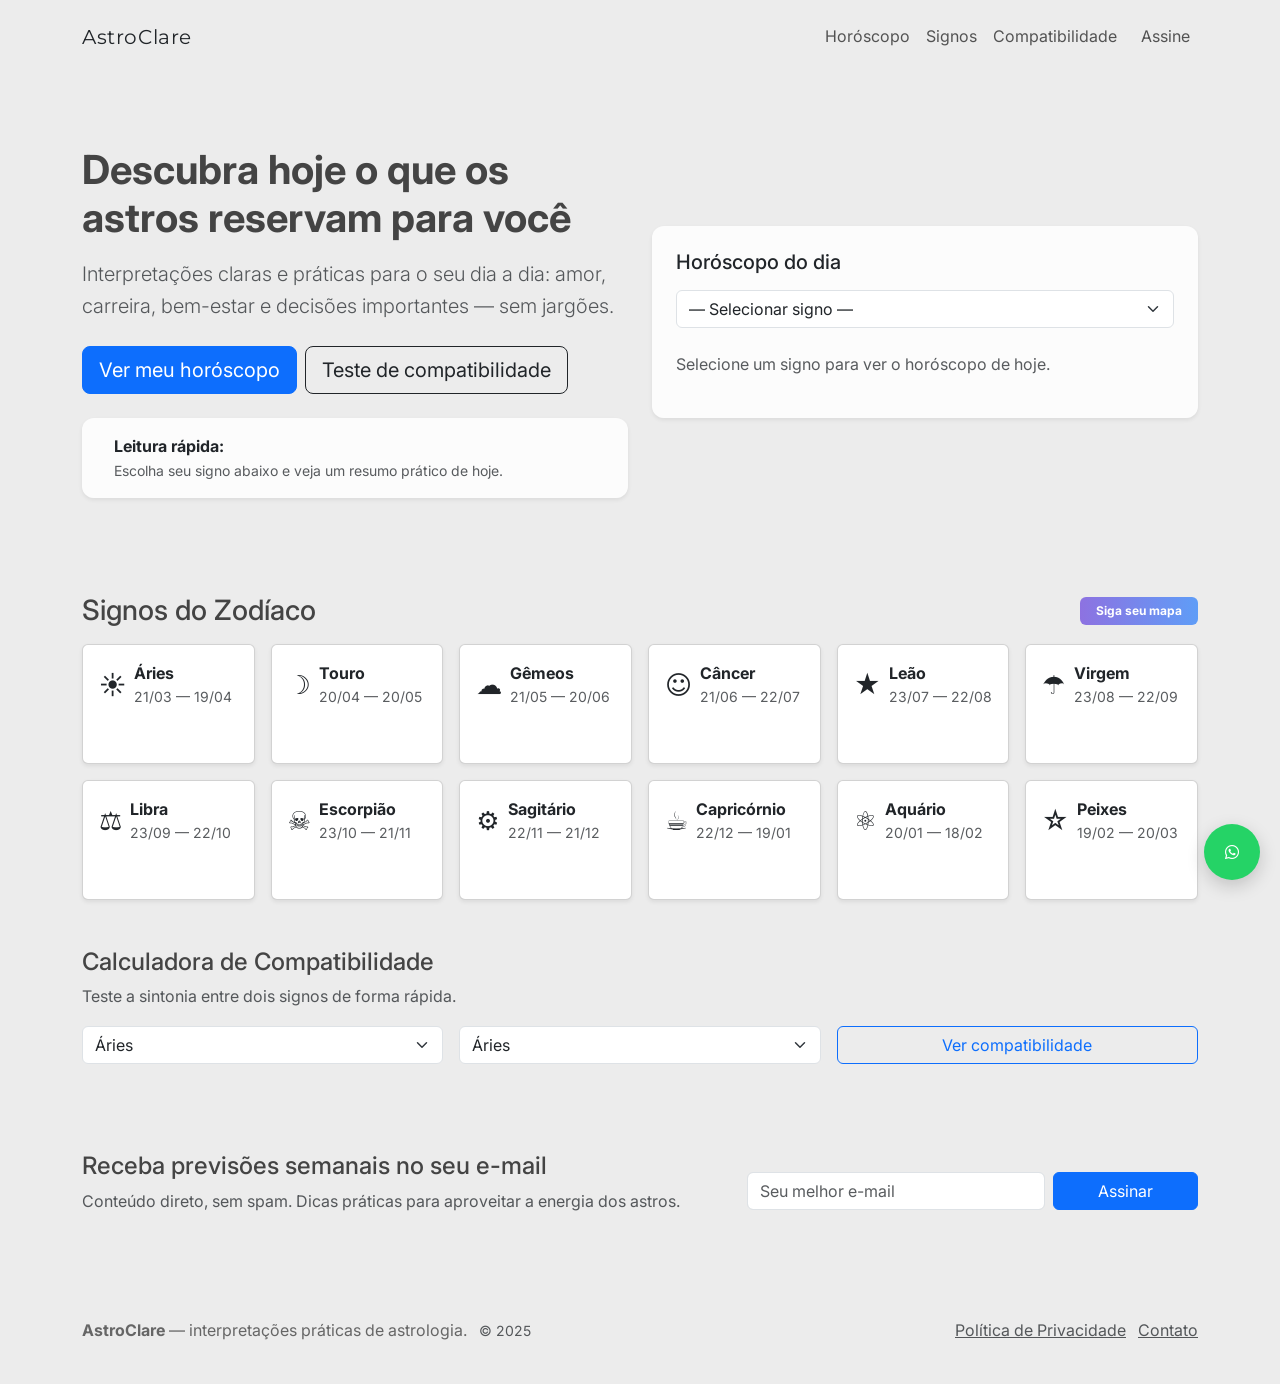
<file: astrologia/index.html>
<!doctype html>
<html lang="pt-BR">
<head>
  <meta charset="utf-8">
  <meta name="viewport" content="width=device-width, initial-scale=1">
  <title>AstroClare — Sua Página de Astrologia</title>

  <!-- Bootstrap 5 -->
  <link href="https://cdn.jsdelivr.net/npm/bootstrap@5.3.2/dist/css/bootstrap.min.css" rel="stylesheet">
  <!-- Google Fonts -->
  <link href="https://fonts.googleapis.com/css2?family=Inter:wght@300;400;600;700&family=Montserrat:wght@600;700&display=swap" rel="stylesheet">
  <!-- Font Awesome para ícones -->
  <link rel="stylesheet" href="https://cdnjs.cloudflare.com/ajax/libs/font-awesome/6.5.0/css/all.min.css">

  <style>
    :root{
      --bg: #ECECEC; /* fundo escolhido */
      --muted-text: #444444;
      --primary: #2b2d42;
      --accent: #8d72e1;
      --cta: #ff6b6b;
    }
    html,body{height:100%;}
    body{
      background: var(--bg);
      color: var(--muted-text);
      font-family: 'Inter', system-ui, -apple-system, 'Segoe UI', Roboto, 'Helvetica Neue', Arial;
      -webkit-font-smoothing:antialiased;
      -moz-osx-font-smoothing:grayscale;
      line-height:1.6;
    }
    .brand{font-family:'Montserrat',sans-serif;letter-spacing:0.6px}
    .hero{
      padding:4.5rem 0;
    }
    .card-astro{background:rgba(255,255,255,0.85);border:0;border-radius:12px}
    .zodiac-icon{font-size:26px}
    .zodiac-grid .card{min-height:120px}
    .badge-accent{background:linear-gradient(90deg,#8d72e1,#5f9df7);color:white}
    .floating-whatsapp{
      position:fixed;right:20px;bottom:20px;width:56px;height:56px;border-radius:50%;display:flex;align-items:center;justify-content:center;background:#25d366;color:#fff;box-shadow:0 6px 18px rgba(0,0,0,0.18);z-index:2000;text-decoration:none}
    .floating-whatsapp:hover{transform:translateY(-3px)}
    footer{padding:2.5rem 0;color:#666}
    /* small responsive tweaks */
    @media (max-width:575px){
      .hero{padding:3rem 0}
      .zodiac-grid .card{min-height:100px}
    }
  </style>
</head>
<body>

<!-- NAVBAR -->
<nav class="navbar navbar-expand-lg navbar-light bg-transparent py-3">
  <div class="container">
    <a class="navbar-brand brand text-dark" href="#">AstroClare</a>
    <button class="navbar-toggler" type="button" data-bs-toggle="collapse" data-bs-target="#navmenu">
      <span class="navbar-toggler-icon"></span>
    </button>

    <div class="collapse navbar-collapse" id="navmenu">
      <ul class="navbar-nav ms-auto">
        <li class="nav-item"><a class="nav-link" href="#horoscope">Horóscopo</a></li>
        <li class="nav-item"><a class="nav-link" href="#zodiac">Signos</a></li>
        <li class="nav-item"><a class="nav-link" href="#compatibility">Compatibilidade</a></li>
        <li class="nav-item"><a class="nav-link btn btn-sm btn-outline-primary ms-2" href="#subscribe">Assine</a></li>
      </ul>
    </div>
  </div>
</nav>

<!-- HERO -->
<header class="hero">
  <div class="container">
    <div class="row align-items-center">
      <div class="col-lg-6">
        <h1 class="display-6 fw-bold mb-3">Descubra hoje o que os astros reservam para você</h1>
        <p class="lead text-muted">Interpretações claras e práticas para o seu dia a dia: amor, carreira, bem-estar e decisões importantes — sem jargões.</p>

        <div class="d-flex gap-2 mt-4">
          <a href="#horoscope" class="btn btn-lg btn-primary">Ver meu horóscopo</a>
          <a href="#compatibility" class="btn btn-lg btn-outline-dark">Teste de compatibilidade</a>
        </div>

        <div class="mt-4 card card-astro p-3 shadow-sm">
          <div class="d-flex align-items-center">
            <div class="me-3">
              <i class="fa-solid fa-sparkles fa-2x" style="color:var(--accent)"></i>
            </div>
            <div>
              <strong>Leitura rápida:</strong>
              <div class="text-muted small">Escolha seu signo abaixo e veja um resumo prático de hoje.</div>
            </div>
          </div>
        </div>
      </div>

      <div class="col-lg-6 mt-4 mt-lg-0">
        <div class="card card-astro p-4 shadow-sm">
          <h5 class="mb-3">Horóscopo do dia</h5>
          <div class="mb-3">
            <select id="selectSign" class="form-select">
              <option value="">— Selecionar signo —</option>
            </select>
          </div>
          <div id="horoscopeResult" class="pt-2">
            <p class="text-muted">Selecione um signo para ver o horóscopo de hoje.</p>
          </div>
        </div>
      </div>
    </div>
  </div>
</header>

<!-- ZODIAC GRID -->
<section id="zodiac" class="py-4">
  <div class="container">
    <div class="d-flex justify-content-between align-items-center mb-3">
      <h3 class="mb-0">Signos do Zodíaco</h3>
      <span class="badge badge-accent py-2 px-3">Siga seu mapa</span>
    </div>

    <div class="row zodiac-grid g-3">
      <!-- 12 signos: cada card com ícone, nome e data -->
    </div>
  </div>
</section>

<!-- COMPATIBILITY -->
<section id="compatibility" class="py-4">
  <div class="container">
    <h4>Calculadora de Compatibilidade</h4>
    <p class="text-muted">Teste a sintonia entre dois signos de forma rápida.</p>

    <div class="row g-3 align-items-center">
      <div class="col-md-4">
        <select id="signA" class="form-select"></select>
      </div>
      <div class="col-md-4">
        <select id="signB" class="form-select"></select>
      </div>
      <div class="col-md-4">
        <button id="checkBtn" class="btn btn-outline-primary w-100">Ver compatibilidade</button>
      </div>
    </div>

    <div id="compatResult" class="mt-3"></div>
  </div>
</section>

<!-- SUBSCRIBE / CTA -->
<section id="subscribe" class="py-5">
  <div class="container">
    <div class="row align-items-center">
      <div class="col-lg-7">
        <h4>Receba previsões semanais no seu e-mail</h4>
        <p class="text-muted">Conteúdo direto, sem spam. Dicas práticas para aproveitar a energia dos astros.</p>
      </div>
      <div class="col-lg-5">
        <form id="subscribeForm" class="row g-2">
          <div class="col-8">
            <input type="email" class="form-control" placeholder="Seu melhor e-mail" required>
          </div>
          <div class="col-4">
            <button class="btn btn-primary w-100" type="submit">Assinar</button>
          </div>
        </form>
      </div>
    </div>
  </div>
</section>

<!-- FOOTER -->
<footer>
  <div class="container">
    <div class="row">
      <div class="col-md-8">
        <strong>AstroClare</strong> — interpretações práticas de astrologia. &nbsp; <small class="text-muted">© 2025</small>
      </div>
      <div class="col-md-4 text-md-end">
        <a href="#" class="text-muted me-2">Política de Privacidade</a>
        <a href="#" class="text-muted">Contato</a>
      </div>
    </div>
  </div>
</footer>

<!-- WhatsApp flutuante (opcional) -->
<a class="floating-whatsapp" href="https://wa.me/5511999999999" target="_blank" aria-label="Fale no WhatsApp">
  <i class="fab fa-whatsapp"></i>
</a>

<!-- Bootstrap JS + small app script -->
<script src="https://cdn.jsdelivr.net/npm/bootstrap@5.3.2/dist/js/bootstrap.bundle.min.js"></script>
<script>
// Dados básicos dos signos (pode ser expandido)
const SIGNS = [
  {key:'aries', name:'Áries', date:'21/03 — 19/04', icon:'\u2600', desc:'Dia de iniciativa: coragem para começar o que planejou.'},
  {key:'taurus', name:'Touro', date:'20/04 — 20/05', icon:'\u263D', desc:'Foco na estabilidade: cuide do seu conforto e finanças.'},
  {key:'gemini', name:'Gêmeos', date:'21/05 — 20/06', icon:'\u2601', desc:'Comunicação em alta: boas oportunidades em conversas.'},
  {key:'cancer', name:'Câncer', date:'21/06 — 22/07', icon:'\u263A', desc:'Tempo de cuidar das emoções e do lar.'},
  {key:'leo', name:'Leão', date:'23/07 — 22/08', icon:'\u2605', desc:'Brilhe com autenticidade: destaque em projetos criativos.'},
  {key:'virgo', name:'Virgem', date:'23/08 — 22/09', icon:'\u2602', desc:'Organização prática: revise rotinas e detalhes.'},
  {key:'libra', name:'Libra', date:'23/09 — 22/10', icon:'\u2696', desc:'Busca por equilíbrio: diálogo favorece acordos.'},
  {key:'scorpio', name:'Escorpião', date:'23/10 — 21/11', icon:'\u2620', desc:'Intensidade emocional: transforme o que não serve.'},
  {key:'sagittarius', name:'Sagitário', date:'22/11 — 21/12', icon:'\u2699', desc:'A aventura chama: aprenda algo novo.'},
  {key:'capricorn', name:'Capricórnio', date:'22/12 — 19/01', icon:'\u2615', desc:'Disciplina e metas: passos firmes para resultados.'},
  {key:'aquarius', name:'Aquário', date:'20/01 — 18/02', icon:'\u269B', desc:'Originalidade em foco: ideias próprias atraem atenção.'},
  {key:'pisces', name:'Peixes', date:'19/02 — 20/03', icon:'\u2606', desc:'Intuição aguçada: confie nos sinais sutis.'}
];

// Preenche selects e grid
const gridRow = document.querySelector('.zodiac-grid');
const selectSign = document.getElementById('selectSign');
const signA = document.getElementById('signA');
const signB = document.getElementById('signB');

SIGNS.forEach(s=>{
  // grid
  const col = document.createElement('div'); col.className='col-6 col-md-3 col-lg-2';
  col.innerHTML = `
    <div class="card p-3 h-100 shadow-sm">
      <div class="d-flex align-items-center">
        <div class="me-2 zodiac-icon">${s.icon}</div>
        <div>
          <strong>${s.name}</strong>
          <div class="small text-muted">${s.date}</div>
        </div>
      </div>
    </div>
  `;
  gridRow.appendChild(col);

  // selects
  const opt = document.createElement('option'); opt.value=s.key; opt.textContent=s.name;
  selectSign.appendChild(opt);
  const optA = opt.cloneNode(true); signA.appendChild(optA);
  const optB = opt.cloneNode(true); signB.appendChild(optB);
});

// Horóscopo básico ao selecionar
selectSign.addEventListener('change', ()=>{
  const val = selectSign.value;
  const el = document.getElementById('horoscopeResult');
  if(!val){ el.innerHTML = '<p class="text-muted">Selecione um signo para ver o horóscopo de hoje.</p>'; return; }
  const s = SIGNS.find(x=>x.key===val);
  if(!s) return;
  el.innerHTML = `
    <div class="card card-astro p-3">
      <h5 class="mb-1">${s.name} <small class="text-muted"> — ${s.date}</small></h5>
      <p class="mb-1">${s.desc}</p>
      <div class="small text-muted">Dica: use a energia do dia para focar em prioridades.</div>
    </div>
  `;
});

// Compatibilidade simples (aleatória baseada em signos, mas coerente)
function basicCompatibility(a,b){
  if(!a||!b) return null;
  if(a===b) return {score:90, text:'Alto potencial — energia alinhada.'};
  // regra simplificada por elemento (fogo, terra, ar, água)
  const elements = {
    aries:'fire', leo:'fire', sagittarius:'fire',
    taurus:'earth', virgo:'earth', capricorn:'earth',
    gemini:'air', libra:'air', aquarius:'air',
    cancer:'water', scorpio:'water', pisces:'water'
  };
  const eA = elements[a]; const eB = elements[b];
  if(eA===eB) return {score:75, text:'Compatibilidade estável — elementos em sintonia.'};
  // combinations
  const goodPairs = [['fire','air'],['earth','water']];
  const isGood = goodPairs.some(p=> (p[0]===eA && p[1]===eB) || (p[0]===eB && p[1]===eA));
  if(isGood) return {score:68, text:'Boa conexão — comunicação e estímulo mútuo.'};
  return {score:52, text:'Compatibilidade moderada — requer esforço e compreensão.'};
}

// botão de compatibilidade
document.getElementById('checkBtn').addEventListener('click', ()=>{
  const a = signA.value; const b = signB.value;
  const out = document.getElementById('compatResult');
  if(!a||!b){ out.innerHTML = '<div class="alert alert-warning">Escolha os dois signos para testar.</div>'; return; }
  const res = basicCompatibility(a,b);
  out.innerHTML = `
    <div class="card card-astro p-3">
      <h5>Compatibilidade: <span class="badge bg-primary">${res.score}%</span></h5>
      <p class="mb-1">${res.text}</p>
      <div class="progress mt-2" style="height:10px">
        <div class="progress-bar" role="progressbar" style="width:${res.score}%" aria-valuenow="${res.score}" aria-valuemin="0" aria-valuemax="100"></div>
      </div>
    </div>
  `;
});

// form subscribe (apenas mock)
document.getElementById('subscribeForm').addEventListener('submit', (e)=>{
  e.preventDefault();
  alert('Obrigado! Em breve você receberá nossas previsões no e-mail informado.');
  e.target.reset();
});

</script>
</body>
</html>
</file>
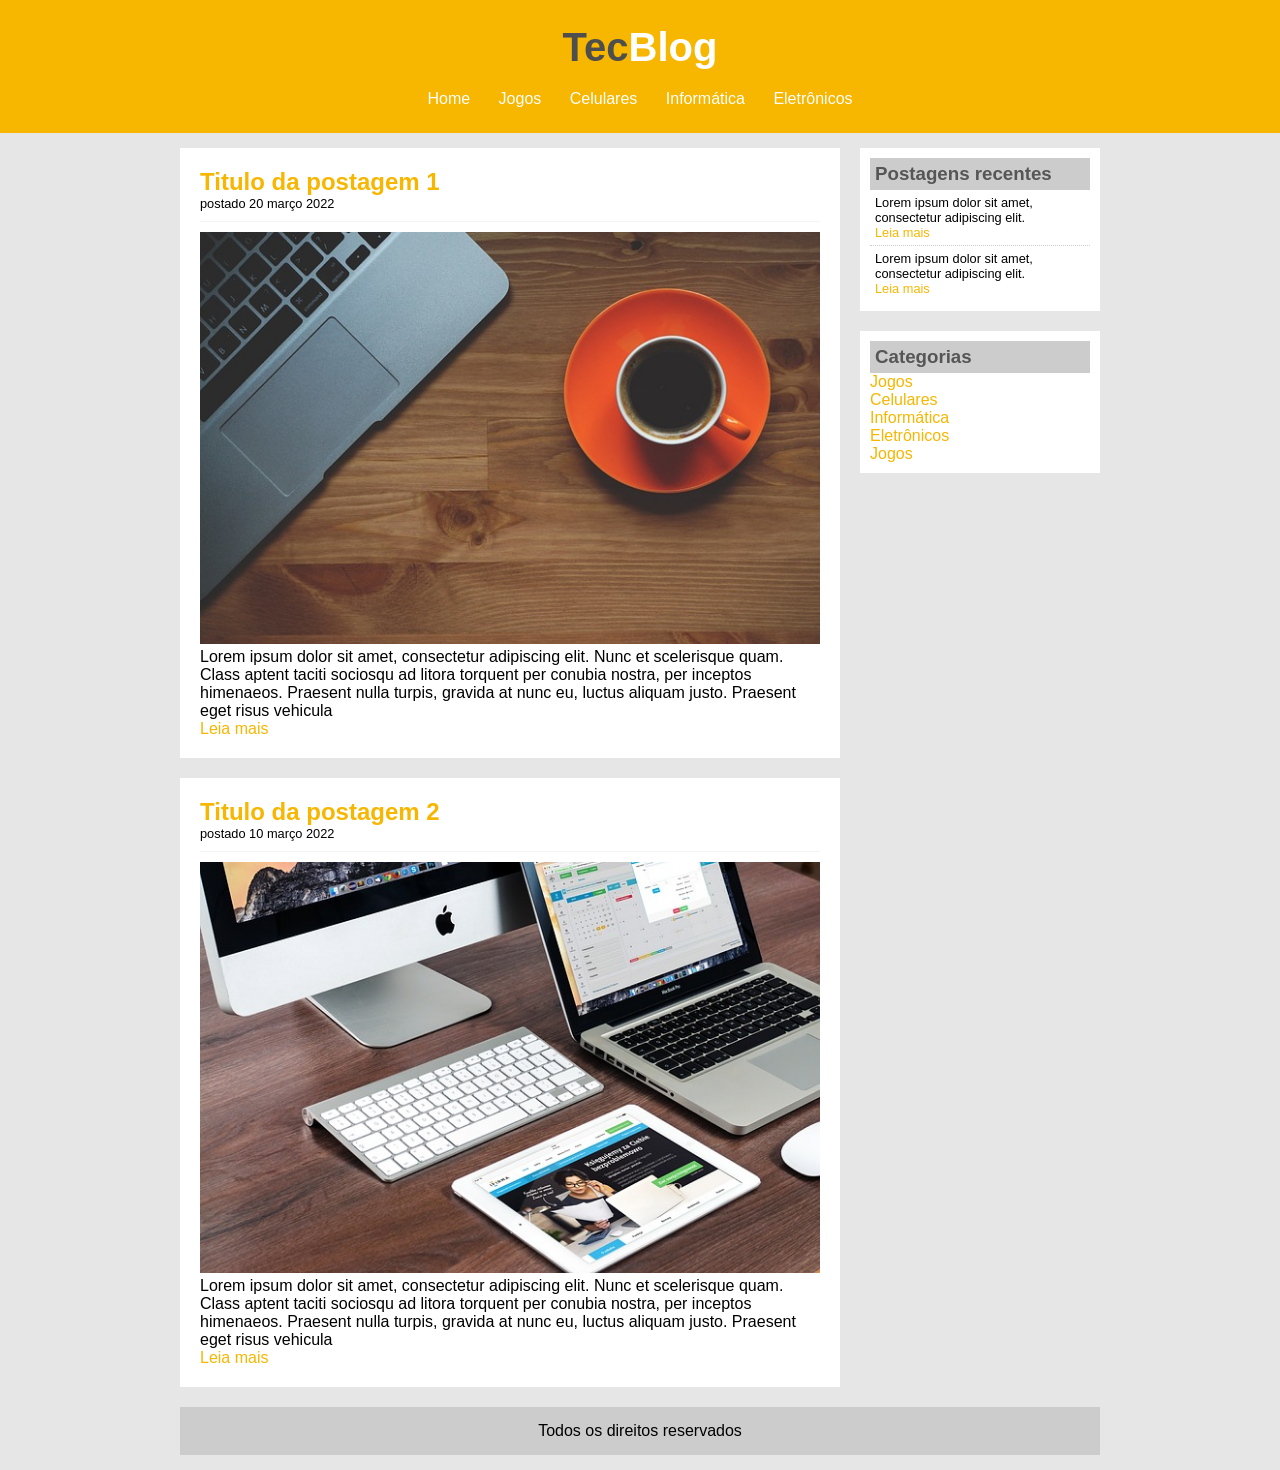
<file: TecBlog/index.html>
<!DOCTYPE html>
<html>
<head>
	<title>TecBlog - O seu Blog de tecnologia</title>
	<meta charset="utf-8">
	<link rel="stylesheet" type="text/css" href="css/estilo.css">
</head>
<body>

	<div id="area-cabecalho">
		
		<div id="area-logo">
			<h1>Tec<span class="branco">Blog</span></h1>
		</div>
		<div id="area-menu">
			<a href="index.html">Home</a>
			<a href="jogos.html">Jogos</a>
			<a href="celulares.html">Celulares</a>
			<a href="informatica.html">Informática</a>
			<a href="eletronicos.html">Eletrônicos</a>
		</div>

	</div>

	<div id="area-principal">

		<div id="area-postagens">
			
			<!-- abertura postagem -->
			<div class="postagem">
				<h2>Titulo da postagem 1</h2>
				<span class="data-postagem">postado 20 março 2022</span>
				<img width="620px" src="imagens/imagem1.jpg">
				<p>
					Lorem ipsum dolor sit amet, consectetur adipiscing elit. Nunc et scelerisque quam. Class aptent taciti sociosqu ad litora torquent per conubia nostra, per inceptos himenaeos. Praesent nulla turpis, gravida at nunc eu, luctus aliquam justo. Praesent eget risus vehicula
				</p>
				<a href="">Leia mais</a>
			</div><!--// fechamento postagem -->

			<!-- abertura postagem -->
			<div class="postagem">
				<h2>Titulo da postagem 2</h2>
				<span class="data-postagem">postado 10 março 2022</span>
				<img width="620px" src="imagens/imagem2.jpg">
				<p>
					Lorem ipsum dolor sit amet, consectetur adipiscing elit. Nunc et scelerisque quam. Class aptent taciti sociosqu ad litora torquent per conubia nostra, per inceptos himenaeos. Praesent nulla turpis, gravida at nunc eu, luctus aliquam justo. Praesent eget risus vehicula
				</p>
				<a href="">Leia mais</a>
			</div><!--// fechamento postagem -->

		</div>
		<div id="area-lateral">
			

			<div class="conteudo-lateral">
				<h3>Postagens recentes</h3>
				
				<div class="postagem-lateral">
					<p>Lorem ipsum dolor sit amet, consectetur adipiscing elit.</p>
					<a href="">Leia mais</a>
				</div>

				<div class="postagem-lateral" style="border-bottom: none;">
					<p>Lorem ipsum dolor sit amet, consectetur adipiscing elit.</p>
					<a href="">Leia mais</a>
				</div>

			</div>

			<div class="conteudo-lateral">
				<h3>Categorias</h3>
				
				<a href="">Jogos</a><br>
				<a href="">Celulares</a><br>
				<a href="">Informática</a><br>
				<a href="">Eletrônicos</a><br>
				<a href="">Jogos</a><br>

			</div>


		</div>

		<div id="rodape">
			Todos os direitos reservados
		</div>

	</div>

</body>
</html>
</file>
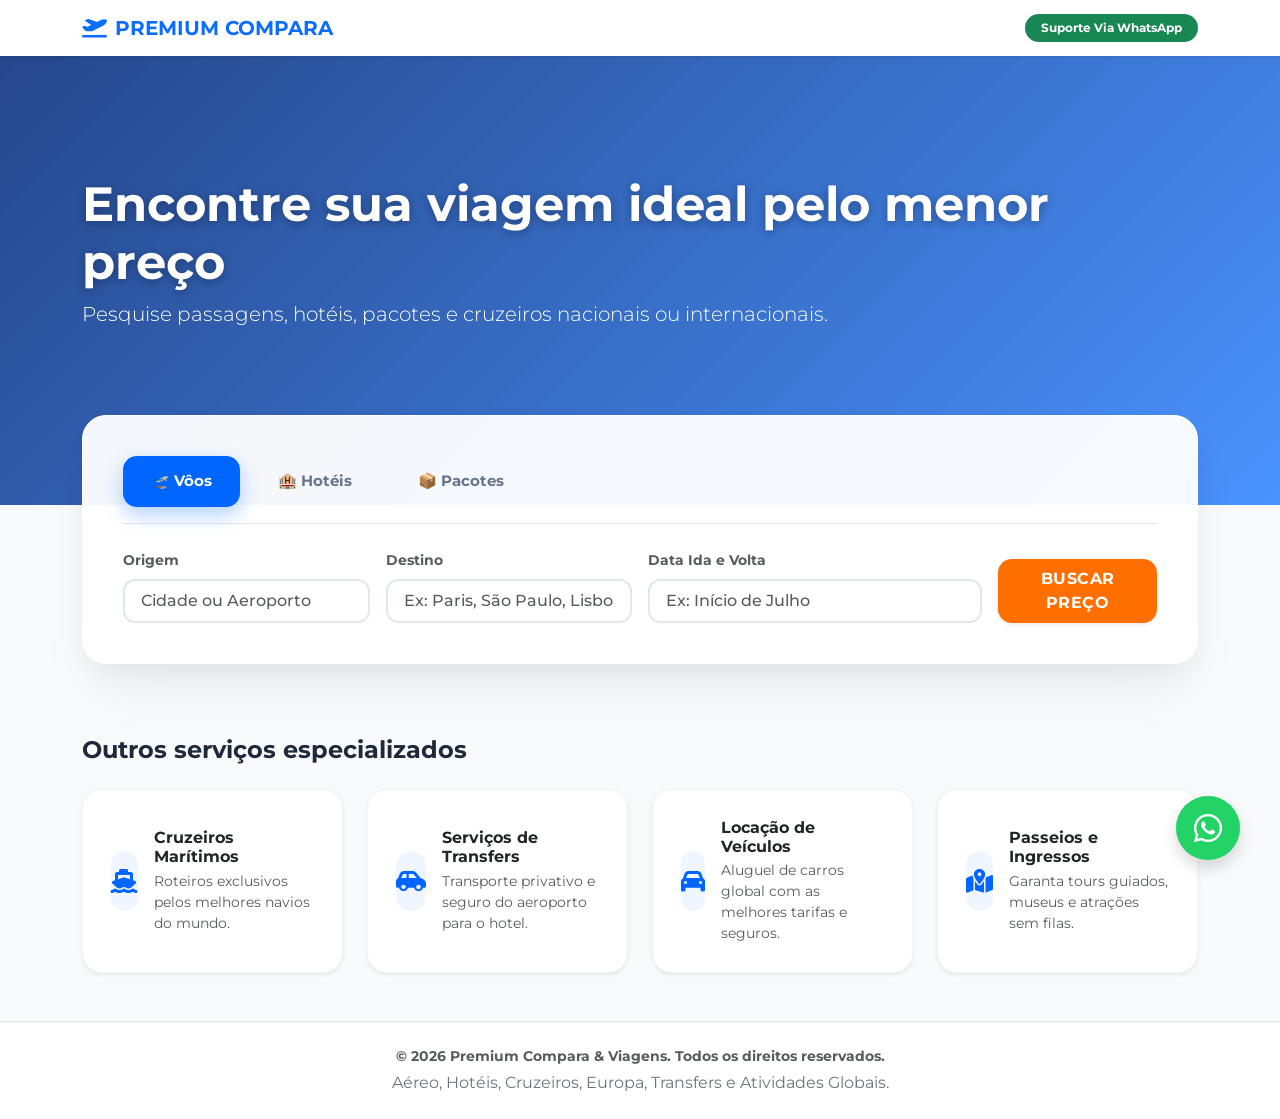
<file: turismolp/index.html>
<!DOCTYPE html>
<html lang="pt-BR">
<head>
    <meta charset="UTF-8">
    <meta name="viewport" content="width=device-width, initial-scale=1.0">
    <meta name="description" content="Encontre os melhores preços de passagens, pacotes, hotéis e cruzeiros. Compare e faça sua cotação personalizada via WhatsApp.">
    
    <title>Comparador & Agência de Viagens | Premium Tour</title>
    
    <link href="https://cdn.jsdelivr.net/npm/bootstrap@5.3.2/dist/css/bootstrap.min.css" rel="stylesheet" integrity="sha384-T3c6CoIi6uLrA9TneNEoa7RxnatzjcDSCmG1MXxSR1GAsXEV/Dwwykc2MPK8M2HN" crossorigin="anonymous">
    <link rel="preconnect" href="https://fonts.googleapis.com">
    <link rel="preconnect" href="https://fonts.gstatic.com" crossorigin>
    <link href="https://fonts.googleapis.com/css2?family=Montserrat:wght@400;500;700;800&display=swap" rel="stylesheet">
    <link rel="stylesheet" href="https://cdnjs.cloudflare.com/ajax/libs/font-awesome/6.4.0/css/all.min.css" />
    
    <link rel="stylesheet" href="style.css">
</head>
<body>

    <nav class="navbar navbar-light bg-white shadow-sm sticky-top">
        <div class="container">
            <a class="navbar-brand fw-bold text-primary" href="#">
                <i class="fa-solid fa-plane-departure me-2"></i>PREMIUM COMPARA
            </a>
            <span class="badge bg-success py-2 px-3 rounded-pill">Suporte Via WhatsApp</span>
        </div>
    </nav>

    <header class="search-hero">
        <div class="container">
            <h1 class="fw-bold display-5 mb-2">Encontre sua viagem ideal pelo menor preço</h1>
            <p class="lead opacity-90">Pesquise passagens, hotéis, pacotes e cruzeiros nacionais ou internacionais.</p>
        </div>
    </header>

    <main class="container mb-5">
        <div class="search-engine-box">
            <ul class="nav nav-pills nav-search-tabs mb-4" id="searchTabs" role="tablist">
                <li class="nav-item" role="presentation">
                    <button class="nav-link active" id="tab-aereo" data-bs-toggle="pill" data-bs-target="#panel-aereo" type="button" role="tab">🛫 Vôos</button>
                </li>
                <li class="nav-item" role="presentation">
                    <button class="nav-link" id="tab-hoteis" data-bs-toggle="pill" data-bs-target="#panel-hoteis" type="button" role="tab">🏨 Hotéis</button>
                </li>
                <li class="nav-item" role="presentation">
                    <button class="nav-link" id="tab-pacotes" data-bs-toggle="pill" data-bs-target="#panel-pacotes" type="button" role="tab">📦 Pacotes</button>
                </li>
            </ul>

            <div class="tab-content" id="searchTabsContent">
                
                <div class="tab-pane fade show active" id="panel-aereo" role="tabpanel">
                    <form id="form-aereo" onsubmit="App.engine.processSearch(event, 'Passagens Aéreas')">
                        <div class="row g-3">
                            <div class="col-md-3">
                                <label class="form-label small fw-bold text-muted">Origem</label>
                                <input type="text" class="form-control py-2" placeholder="Cidade ou Aeroporto" required id="origem-aereo">
                            </div>
                            <div class="col-md-3">
                                <label class="form-label small fw-bold text-muted">Destino</label>
                                <input type="text" class="form-control py-2" placeholder="Ex: Paris, São Paulo, Lisboa" required id="destino-aereo">
                            </div>
                            <div class="col-md-4">
                                <label class="form-label small fw-bold text-muted">Data Ida e Volta</label>
                                <input type="text" class="form-control py-2" placeholder="Ex: Início de Julho" required id="data-aereo">
                            </div>
                            <div class="col-md-2 d-flex align-items-end">
                                <button type="submit" class="btn btn-warning w-100 py-2 fw-bold text-white shadow-sm" style="background-color: var(--voopter-orange); border: none;">
                                    BUSCAR PREÇO
                                </button>
                            </div>
                        </div>
                    </form>
                </div>

                <div class="tab-pane fade" id="panel-hoteis" role="tabpanel">
                    <form id="form-hoteis" onsubmit="App.engine.processSearch(event, 'Hotéis e Hospedagens')">
                        <div class="row g-3">
                            <div class="col-md-4">
                                <label class="form-label small fw-bold text-muted">Onde quer se hospedar?</label>
                                <input type="text" class="form-control py-2" placeholder="Destino ou nome do hotel" required id="destino-hotel">
                            </div>
                            <div class="col-md-4">
                                <label class="form-label small fw-bold text-muted">Período / Quantidade de Dias</label>
                                <input type="text" class="form-control py-2" placeholder="Ex: 5 diárias em Agosto" required id="data-hotel">
                            </div>
                            <div class="col-md-2">
                                <label class="form-label small fw-bold text-muted">Hóspedes</label>
                                <input type="text" class="form-control py-2" placeholder="Ex: 2 adultos" required id="hospedes-hotel">
                            </div>
                            <div class="col-md-2 d-flex align-items-end">
                                <button type="submit" class="btn btn-warning w-100 py-2 fw-bold text-white" style="background-color: var(--voopter-orange); border: none;">
                                    BUSCAR HOTEL
                                </button>
                            </div>
                        </div>
                    </form>
                </div>

                <div class="tab-pane fade" id="panel-pacotes" role="tabpanel">
                    <form id="form-pacotes" onsubmit="App.engine.processSearch(event, 'Pacotes Completos')">
                        <div class="row g-3">
                            <div class="col-md-5">
                                <label class="form-label small fw-bold text-muted">Para onde você quer ir?</label>
                                <input type="text" class="form-control py-2" placeholder="Destino nacional ou internacional" required id="destino-pacote">
                            </div>
                            <div class="col-md-5">
                                <label class="form-label small fw-bold text-muted">Mês pretendido</label>
                                <input type="text" class="form-control py-2" placeholder="Ex: Outubro de 2026" required id="data-pacote">
                            </div>
                            <div class="col-md-2 d-flex align-items-end">
                                <button type="submit" class="btn btn-warning w-100 py-2 fw-bold text-white" style="background-color: var(--voopter-orange); border: none;">
                                    BUSCAR PACOTE
                                </button>
                            </div>
                        </div>
                    </form>
                </div>

            </div>
        </div>

        <div class="mt-5 pt-4">
            <h3 class="fw-bold h4 mb-4 text-center text-md-start">Outros serviços especializados</h3>
            <section class="row g-4 text-center" id="services-grid-injector" aria-label="Serviços Adicionais"></section>
        </div>
    </main>

    <footer class="bg-white py-4 border-top text-center text-muted mt-5">
        <div class="container">
            <p class="mb-1 small fw-bold">&copy; 2026 Premium Compara & Viagens. Todos os direitos reservados.</p>
            <p class="mb-0 x-small text-secondary">Aéreo, Hotéis, Cruzeiros, Europa, Transfers e Atividades Globais.</p>
        </div>
    </footer>

    <a href="#" class="whatsapp-fab shadow" onclick="App.engine.redirectDirect('Geral')" role="button" aria-label="Falar com suporte">
        <i class="fab fa-whatsapp"></i>
    </a>

    <script src="https://cdn.jsdelivr.net/npm/bootstrap@5.3.2/dist/js/bootstrap.bundle.min.js"></script>

    <script>
        const App = {
            config: {
                // IMPORTANTE: Insira aqui o número real do WhatsApp do seu cliente (DDD + Número, apenas dígitos)
                whatsappNumber: "5511999999999", 
                globalWelcomeMessage: "Olá! Estava navegando no site e gostaria de solicitar uma consultoria de viagem personalizada."
            },

            servicesData: [
                { title: "Cruzeiros Marítimos", icon: "fa-ship", desc: "Roteiros exclusivos pelos melhores navios do mundo." },
                { title: "Serviços de Transfers", icon: "fa-car-side", desc: "Transporte privativo e seguro do aeroporto para o hotel." },
                { title: "Locação de Veículos", icon: "fa-car", desc: "Aluguel de carros global com as melhores tarifas e seguros." },
                { title: "Passeios e Ingressos", icon: "fa-map-location-dot", desc: "Garanta tours guiados, museus e atrações sem filas." }
            ],

            engine: {
                processSearch(event, category) {
                    event.preventDefault();
                    
                    let messageOutput = `✨ *NOVA SOLICITAÇÃO DE COTAÇÃO - PREMIUM COMPARA* ✨\n`;
                    messageOutput += `━━━━━━━━━━━━━━━━━━━━━━━━━━\n`;
                    messageOutput += `🗂️ *Categoria:* ${category}\n\n`;

                    switch (category) {
                        case 'Passagens Aéreas':
                            const origemAereo = document.getElementById('origem-aereo')?.value.trim();
                            const destinoAereo = document.getElementById('destino-aereo')?.value.trim();
                            const dataAereo = document.getElementById('data-aereo')?.value.trim();
                            
                            messageOutput += `🛫 *Origem:* ${origemAereo}\n`;
                            messageOutput += `🛬 *Destino:* ${destinoAereo}\n`;
                            messageOutput += `📅 *Período/Datas:* ${dataAereo}`;
                            break;

                        case 'Hotéis e Hospedagens':
                            const destinoHotel = document.getElementById('destino-hotel')?.value.trim();
                            const dataHotel = document.getElementById('data-hotel')?.value.trim();
                            const hospedesHotel = document.getElementById('hospedes-hotel')?.value.trim();
                            
                            messageOutput += `🏨 *Destino:* ${destinoHotel}\n`;
                            messageOutput += `📅 *Período/Diárias:* ${dataHotel}\n`;
                            messageOutput += `👥 *Hóspedes:* ${hospedesHotel}`;
                            break;

                        case 'Pacotes Completos':
                            const destinoPacote = document.getElementById('destino-pacote')?.value.trim();
                            const dataPacote = document.getElementById('data-pacote')?.value.trim();
                            
                            messageOutput += `🏁 *Destino Desejado:* ${destinoPacote}\n`;
                            messageOutput += `📅 *Mês Pretendido:* ${dataPacote}`;
                            break;
                        
                        default:
                            messageOutput += `Gostaria de receber informações personalizadas sobre este serviço.`;
                    }

                    messageOutput += `\n━━━━━━━━━━━━━━━━━━━━━━━━━━\n`;
                    messageOutput += `🕒 _Enviado via Assistente Virtual de Viagens_`;

                    App.engine.sendToWhatsapp(messageOutput);
                },

                redirectDirect(serviceName) {
                    let formattedMessage = App.config.globalWelcomeMessage;
                    if(serviceName !== 'Geral') {
                        formattedMessage = `Olá! Estava navegando no catálogo do site e gostaria de solicitar informações e valores para o serviço especializado de: *[${serviceName}]*.`;
                    }
                    App.engine.sendToWhatsapp(formattedMessage);
                },

                sendToWhatsapp(finalMessage) {
                    const secureQueryParams = new URLSearchParams({
                        phone: App.config.whatsappNumber,
                        text: finalMessage
                    });
                    const gatewayUrl = `https://api.whatsapp.com/send?${secureQueryParams.toString()}`;
                    window.open(gatewayUrl, '_blank', 'noopener,noreferrer');
                }
            },

            ui: {
                renderExtraServices() {
                    const gridContainer = document.getElementById("services-grid-injector");
                    if (!gridContainer) return;

                    gridContainer.innerHTML = App.servicesData.map(item => `
                        <div class="col-xl-3 col-md-6">
                            <div class="card destiny-card p-3 shadow-sm h-100 d-flex flex-row align-items-center" 
                                 onclick="App.engine.redirectDirect('${item.title}')"
                                 role="button" 
                                 tabindex="0" 
                                 aria-label="Selecionar cotação para ${item.title}">
                                <div class="icon-badge me-3">
                                    <i class="fa-solid ${item.icon}" aria-hidden="true"></i>
                                </div>
                                <div class="text-start">
                                    <h4 class="h6 fw-bold mb-1 text-dark">${item.title}</h4>
                                    <p class="text-muted small mb-0">${item.desc}</p>
                                </div>
                            </div>
                        </div>
                    `).join('');
                },

                setupAccessibility() {
                    const gridContainer = document.getElementById("services-grid-injector");
                    if (!gridContainer) return;

                    gridContainer.addEventListener('keydown', (event) => {
                        if (event.key === 'Enter') {
                            const card = event.target.closest('.destiny-card');
                            if (card) card.click();
                        }
                    });
                }
            },

            init() {
                document.addEventListener("DOMContentLoaded", () => {
                    App.ui.renderExtraServices();
                    App.ui.setupAccessibility();
                });
            }
        };

        App.init();
    </script>
</body>
</html>
</file>
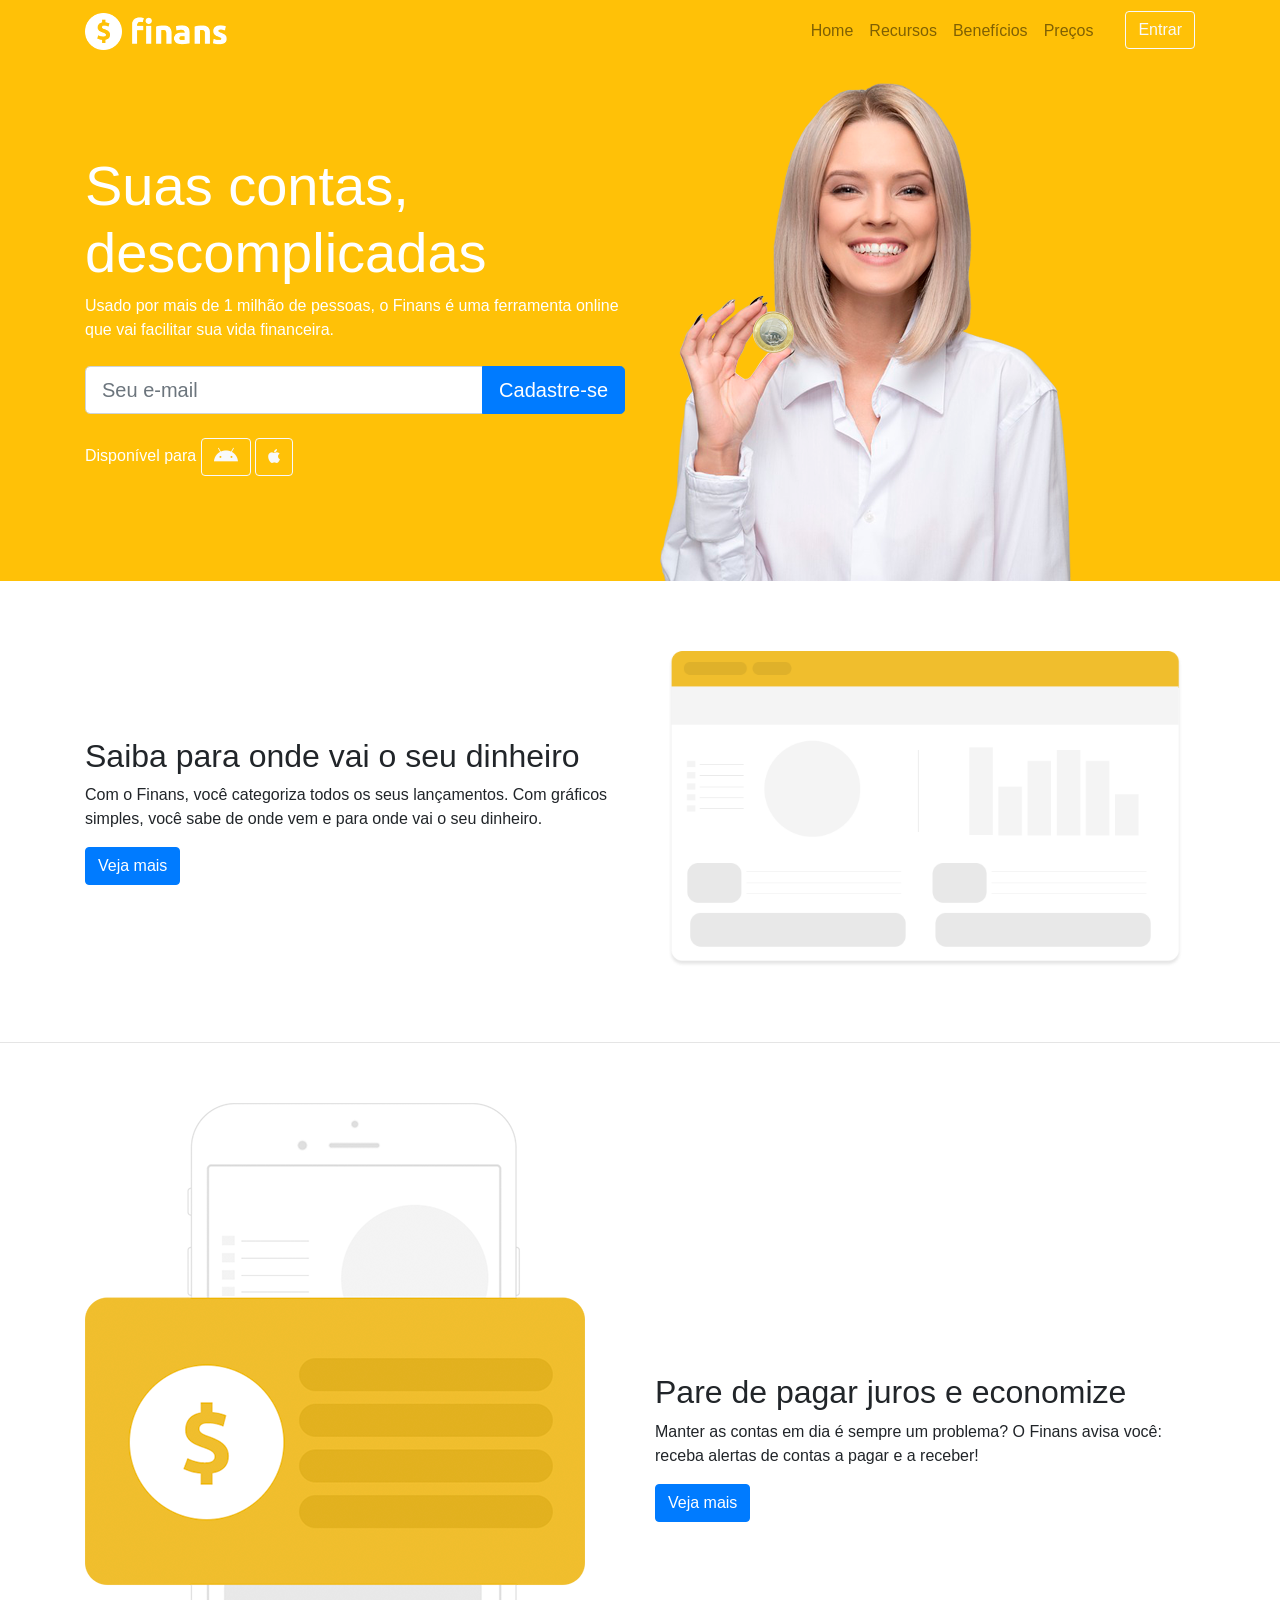
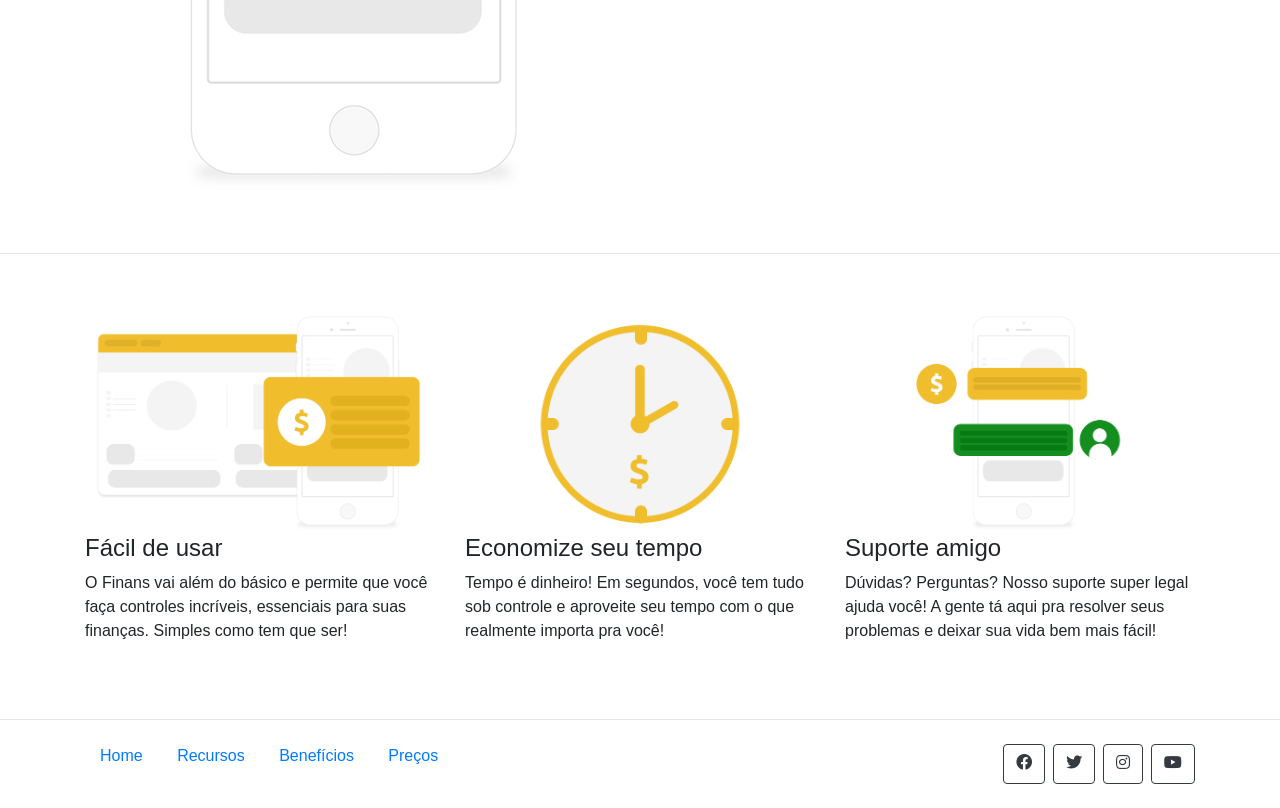
<file: finans/finans/index.html>
<!DOCTYPE html>
<html lang="pt-br">
  <head>
    <!-- Meta tags Obrigatórias -->
    <meta charset="utf-8">
    <meta name="viewport" content="width=device-width, initial-scale=1, shrink-to-fit=no">

    <!-- Bootstrap CSS -->
    <link rel="stylesheet" href="https://stackpath.bootstrapcdn.com/bootstrap/4.1.3/css/bootstrap.min.css" integrity="sha384-MCw98/SFnGE8fJT3GXwEOngsV7Zt27NXFoaoApmYm81iuXoPkFOJwJ8ERdknLPMO" crossorigin="anonymous">

    <!-- Font Awesome -->
    <link rel="stylesheet" href="https://use.fontawesome.com/releases/v5.3.1/css/all.css" integrity="sha384-mzrmE5qonljUremFsqc01SB46JvROS7bZs3IO2EmfFsd15uHvIt+Y8vEf7N7fWAU" crossorigin="anonymous">

    <!-- Estilo customizado -->
    <link rel="stylesheet" type="text/css" href="css/estilo.css">

    <title>Finans - finanças pessoais</title>
  </head>
  <body>
    
    <header><!-- inicio Cabecalho -->
      <nav class="navbar navbar-expand-sm navbar-light bg-warning">
        <div class="container">
          
          <a href="#" class="navbar-brand">
            <img src="img/logo.png" width="142">
          </a>

          <button class="navbar-toggler" data-toggle="collapse" data-target="#nav-principal">
            <span class="navbar-toggler-icon"></span>
          </button>

          <div class="collapse navbar-collapse" id="nav-principal">
            <ul class="navbar-nav ml-auto">
              <li class="nav-item">
                <a href="" class="nav-link">Home</a>
              </li>
              <li class="nav-item">
                <a href="" class="nav-link">Recursos</a>
              </li>
              <li class="nav-item">
                <a href="" class="nav-link">Benefícios</a>
              </li>
              <li class="nav-item">
                <a href="" class="nav-link">Preços</a>
              </li>
              <li class="nav-item">
                <a href="" class="btn btn-outline-light ml-4">Entrar</a>
              </li>
            </ul>
          </div>

        </div>
      </nav>
    </header><!--/fim Cabecalho -->

    <section id="home"><!-- Início seção home -->
      <div class="container">
        <div class="row">
          <div class="col-md-6 d-flex"><!-- Textos da seção -->
            <div class="align-self-center">
              <h1 class="display-4">Suas contas, descomplicadas</h1>
              <p>
                Usado por mais de 1 milhão de pessoas, o Finans é uma ferramenta online que vai facilitar sua vida financeira.
              </p>

              <form class="mt-4 mb-4">
                <div class="input-group input-group-lg">
                  <input type="text" placeholder="Seu e-mail" class="form-control">
                  <div class="input-group-append">
                    <button type="button" class="btn btn-primary">Cadastre-se</button>
                  </div>
                </div>
              </form>

              <p>Disponível para
                <a href="" class="btn btn-outline-light">
                  <i class="fab fa-android fa-lg"></i>
                </a>
                <a href="" class="btn btn-outline-light">
                  <i class="fab fa-apple"></i>
                </a>
              </p>

            </div>
          </div><!--/fim textos da seção -->
          <div class="col-md-6 d-none d-md-block">
            <img src="img/capa-mulher.png">
          </div>
        </div>
      </div>
    </section><!--/fim seção home -->

    <section class="caixa"><!--/Início seção saiba -->
      <div class="container">
        <div class="row">
          <div class="col-md-6 d-flex">
            <div class="align-self-center">
              <h2>Saiba para onde vai o seu dinheiro</h2>
              <p>
                Com o Finans, você categoriza todos os seus lançamentos. Com gráficos simples, você sabe de onde vem e para onde vai o seu dinheiro.
              </p>
              <a href="" class="btn btn-primary">Veja mais</a>
            </div>
          </div>
          <div class="col-md-6">
            <img src="img/saiba.png" class="img-fluid">
          </div>
        </div>
      </div>
    </section><!--/FIM seção saiba -->

    <section class="caixa"><!--/Início seção juros -->
      <div class="container">
        <div class="row">
          <div class="col-md-6">
            <img src="img/juros.png" class="img-fluid">
          </div>
          <div class="col-md-6 d-flex">
            <div class="align-self-center">
              <h2>Pare de pagar juros e economize</h2>
              <p>
                Manter as contas em dia é sempre um problema? O Finans avisa você: receba alertas de contas a pagar e a receber!
              </p>
              <a href="" class="btn btn-primary">Veja mais</a>
            </div>
          </div>
        </div>
      </div>
    </section><!--/FIM seção juros -->

    <section class="caixa"><!--/Início seção recursos -->
      <div class="container">
        <div class="row">
          <div class="col-md-4">
            <img src="img/facil.png" class="img-fluid">
            <h4>Fácil de usar</h4>
            <p>
              O Finans vai além do básico e permite que você faça controles incríveis, essenciais para suas finanças. Simples como tem que ser!
            </p>
          </div>
          <div class="col-md-4">
            <img src="img/economize.png" class="img-fluid">
            <h4>Economize seu tempo</h4>
            <p>
              Tempo é dinheiro! Em segundos, você tem tudo sob controle e aproveite seu tempo com o que realmente importa pra você!
            </p>
          </div>
          <div class="col-md-4">
            <img src="img/suporte.png" class="img-fluid">
            <h4>Suporte amigo</h4>
            <p>
              Dúvidas? Perguntas? Nosso suporte super legal ajuda você! A gente tá aqui pra resolver seus problemas e deixar sua vida bem mais fácil!
            </p>
          </div>
        </div>
      </div>
    </section><!--/FIM seção recursos -->

    <footer class="mt-4 mb-4">
      <div class="container">
        <div class="row">
          <div class="col-md-8">
            <p>
              <a href="">Home</a>
              <a href="">Recursos</a>
              <a href="">Benefícios</a>
              <a href="">Preços</a>
            </p>
          </div>
          <div class="col-md-4 d-flex justify-content-end">
            <a href="" class="btn btn-outline-dark">
              <i class="fab fa-facebook"></i>
            </a>
            <a href="" class="btn btn-outline-dark ml-2">
              <i class="fab fa-twitter"></i>
            </a>
            <a href="" class="btn btn-outline-dark ml-2">
              <i class="fab fa-instagram"></i>
            </a>
            <a href="" class="btn btn-outline-dark ml-2">
              <i class="fab fa-youtube"></i>
            </a>
          </div>
        </div>
      </div>
    </footer>


    <!-- JavaScript (Opcional) -->
    <!-- jQuery primeiro, depois Popper.js, depois Bootstrap JS -->
    <script src="https://code.jquery.com/jquery-3.3.1.slim.min.js" integrity="sha384-q8i/X+965DzO0rT7abK41JStQIAqVgRVzpbzo5smXKp4YfRvH+8abtTE1Pi6jizo" crossorigin="anonymous"></script>
    <script src="https://cdnjs.cloudflare.com/ajax/libs/popper.js/1.14.3/umd/popper.min.js" integrity="sha384-ZMP7rVo3mIykV+2+9J3UJ46jBk0WLaUAdn689aCwoqbBJiSnjAK/l8WvCWPIPm49" crossorigin="anonymous"></script>
    <script src="https://stackpath.bootstrapcdn.com/bootstrap/4.1.3/js/bootstrap.min.js" integrity="sha384-ChfqqxuZUCnJSK3+MXmPNIyE6ZbWh2IMqE241rYiqJxyMiZ6OW/JmZQ5stwEULTy" crossorigin="anonymous"></script>
  </body>
</html>
</file>
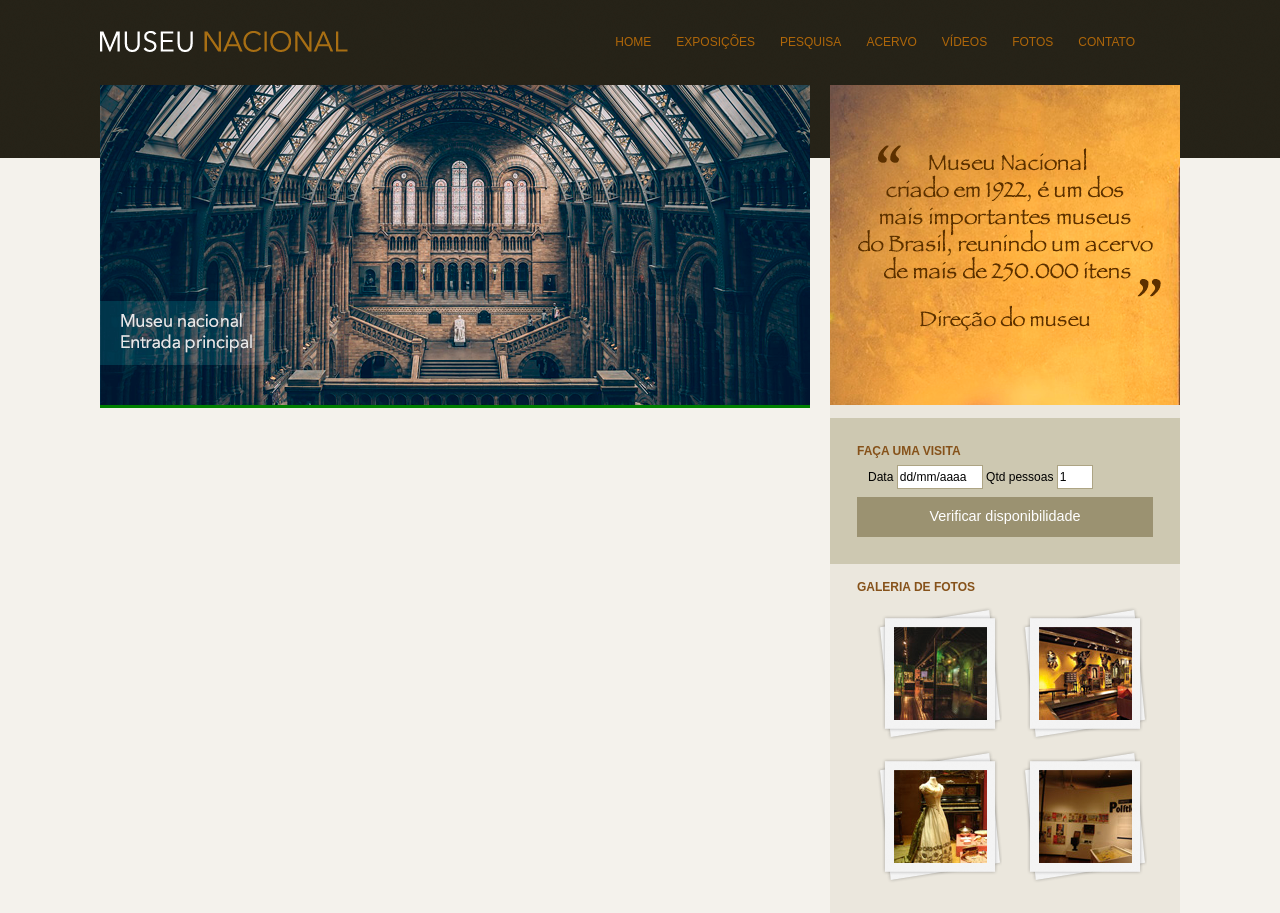
<file: museu-nacional/Museu Nacional/index.html>
<!DOCTYPE html>
<html>
<head>
	<title>Museu Nacional</title>
	<meta charset="utf-8">

	<!-- Normalize CSS -->
	<link rel="stylesheet" type="text/css" href="css/normalize.css">

	<!-- Estilo customizado -->
	<link rel="stylesheet" type="text/css" href="css/estilo.css">

	<!--[if lt IE 9]>
		<script src="https://cdnjs.cloudflare.com/ajax/libs/html5shiv/3.7.3/html5shiv-printshiv.min.js"></script>
	<![endif]-->


</head>
<body>

	<div id="container"><!-- Início container -->
		
		<header><!-- Início header -->
			<div id="logo">
				<h1><a href="">Museu Nacional</a></h1>
			</div>

			<nav><!-- Início nav -->
				<ul>
					<li><a href="#">Home</a></li>
					<li><a href="#">Exposições</a></li>
			        <li><a href="#">Pesquisa</a></li>
			        <li><a href="#">Acervo</a></li>
			        <li><a href="#">vídeos</a></li>
			        <li><a href="#">fotos</a></li>
			        <li><a href="#">contato</a></li>
				</ul>
			</nav><!--/fim nav -->

		</header><!--/fim header -->

		<div id="principal"><!-- Início principal -->
			
			<div id="conteudo"><!-- Início conteudo -->
				<section id="capa">
					<img src="img/museu.png">
				</section>
			</div><!--/fim conteudo -->

			<aside><!-- Início aside -->
				<section id="depoimento">
					<img src="img/depoimento.png">
				</section>

				<section id="visita"><!-- Início seção visita -->
					<h4>Faça uma visita</h4>
					<form>
						<fieldset>
							<legend>Selecione uma data</legend>
							
							<label for="data">Data</label>
							<input class="campo" type="text" id="data" value="dd/mm/aaaa">

							<label for="qtd">Qtd pessoas</label>
							<input class="campo" style="width: 30px;" type="text" id="qtd" value="1">

						</fieldset>

						<input class="botao" type="submit" value="Verificar disponibilidade">

					</form>
				</section><!--/fim seção visita -->

				<section id="galeria">
					<h4>Galeria de fotos</h4>
					
					<a href="">
						<img src="img/imagem1.jpg" height="93" width="93" alt="Descricao imagem">
					</a>

					<a href="">
						<img src="img/imagem2.jpg" height="93" width="93">
					</a>

					<a href="">
						<img src="img/imagem3.jpg" height="93" width="93">
					</a>

					<a href="">
						<img src="img/imagem4.jpg" height="93" width="93">
					</a>

				</section>

			</aside><!--/fim aside -->

		</div><!--/fim principal -->


	</div><!--/fim container -->

</body>
</html>
</file>
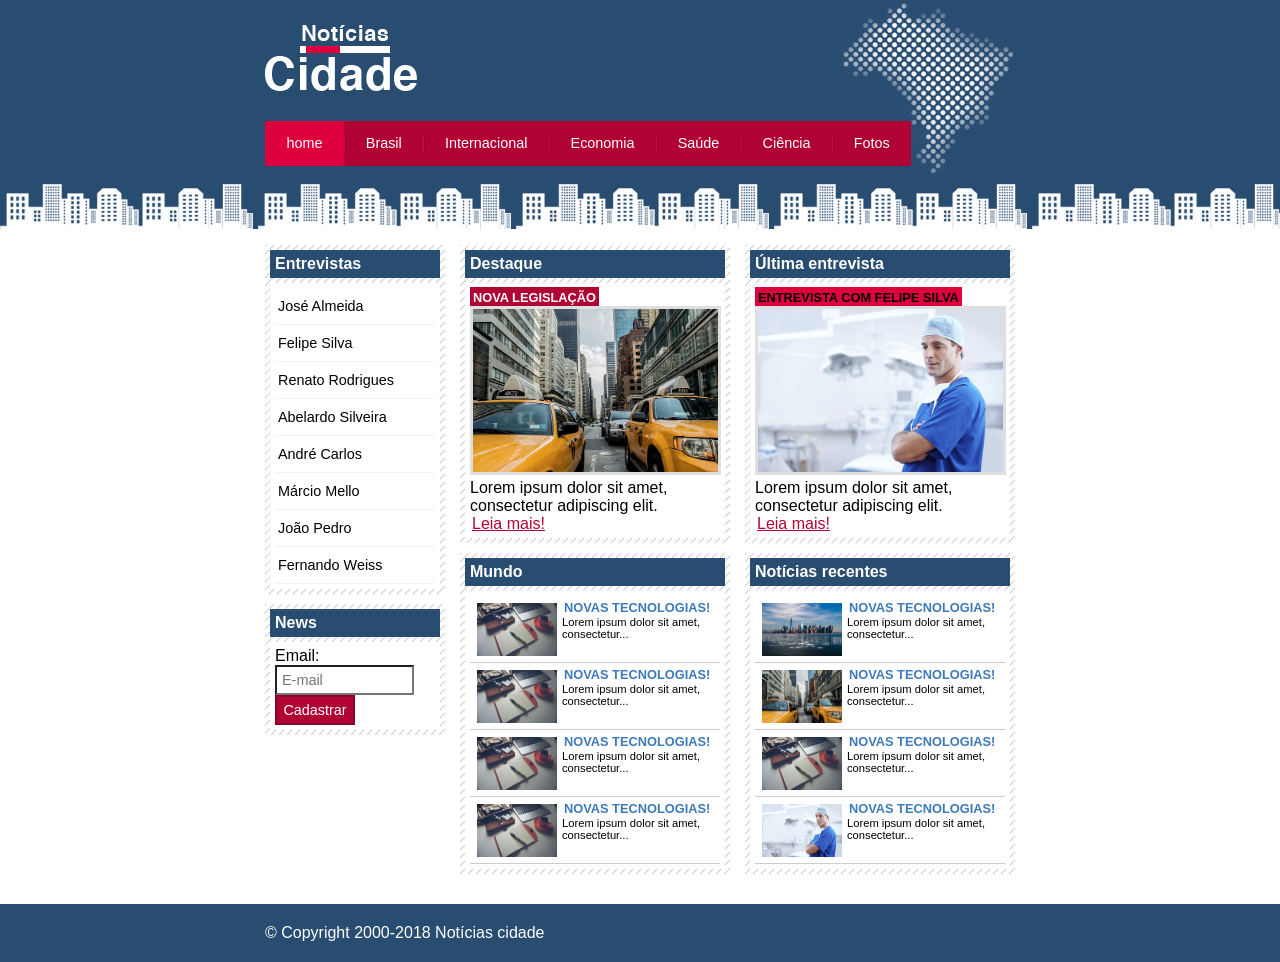
<file: potal - noticias/noticias-cidade/index.html>
<!DOCTYPE html>
<html>
	<head>
		<title>Notícias cidade - Seu site de notícias</title>
		<meta charset="utf-8">

		<!-- Estilo customizado -->
		<link rel="stylesheet" type="text/css" href="css/estilo.css">

	</head>

	<body class="home">

		<!-- Início container -->
		<div id="container">

			<!-- Início topo -->
			<div id="topo">
				<h1 class="logo">Notícias cidade</h1>
				<ul id="navegacao">
					<li class="primeiro">
						<a id="home" href="index.html">home</a>
					</li>
					<li>
						<a id="brasil" href="brasil.html">Brasil</a>
					</li>
					<li>
						<a id="internacional" href="internacional.html">Internacional</a>
					</li>
					<li>
						<a id="economia" href="economia.html">Economia</a>
					</li>
					<li>
						<a id="saude" href="saude.html">Saúde</a>
					</li>
					<li>
						<a id="ciencia" href="ciencia.html">Ciência</a>
					</li>
					<li>
						<a id="fotos" href="fotos.html">Fotos</a>
					</li>
				</ul>
			</div><!-- fim /topo -->

			<!-- Início conteudo -->
			<div id="conteudo">

				<div id="primario">
					
					<div class="caixa destaque">
						<h2>Destaque</h2>
						<div class="caixa-conteudo">

							<h3>Nova legislação</h3>
							<img class="imagem-principal" src="imagens/taxi.jpg" width="100%">
							<p>
								Lorem ipsum dolor sit amet, consectetur adipiscing elit.
							</p>
							<a href="nova-legislacao.html">Leia mais!</a>

						</div>
					</div>

					<div class="caixa">
						<h2>Mundo</h2>
						<div class="caixa-conteudo">

							<ul id="lista-noticias">
								<li>
									<a href="">
										<img src="imagens/tecnologia.jpg" width="80">
										<h3>Novas tecnologias!</h3>
										<p>Lorem ipsum dolor sit amet, consectetur...</p>
									</a>
								</li>
								<li>
									<a href="">
										<img src="imagens/tecnologia.jpg" width="80">
										<h3>Novas tecnologias!</h3>
										<p>Lorem ipsum dolor sit amet, consectetur...</p>
									</a>
								</li>
								<li>
									<a href="">
										<img src="imagens/tecnologia.jpg" width="80">
										<h3>Novas tecnologias!</h3>
										<p>Lorem ipsum dolor sit amet, consectetur...</p>
									</a>
								</li>
								<li>
									<a href="">
										<img src="imagens/tecnologia.jpg" width="80">
										<h3>Novas tecnologias!</h3>
										<p>Lorem ipsum dolor sit amet, consectetur...</p>
									</a>
								</li>
							</ul>

						</div>
					</div>

				</div>

				<div id="secundario">
					
					<div class="caixa entrevista">
						<h2>Última entrevista</h2>
						<div class="caixa-conteudo">
							
							<h3>Entrevista com felipe silva</h3>
							<img class="imagem-principal" src="imagens/doutor.jpg" width="100%">
							<p>
								Lorem ipsum dolor sit amet, consectetur adipiscing elit.
							</p>
							<a href="">Leia mais!</a>

						</div>
					</div>

					<div class="caixa">
						<h2>Notícias recentes</h2>
						<div class="caixa-conteudo">

							<ul id="lista-noticias">
								<li>
									<a href="">
										<img src="imagens/cidade.jpg" width="80">
										<h3>Novas tecnologias!</h3>
										<p>Lorem ipsum dolor sit amet, consectetur...</p>
									</a>
								</li>
								<li>
									<a href="">
										<img src="imagens/taxi.jpg" width="80">
										<h3>Novas tecnologias!</h3>
										<p>Lorem ipsum dolor sit amet, consectetur...</p>
									</a>
								</li>
								<li>
									<a href="">
										<img src="imagens/tecnologia.jpg" width="80">
										<h3>Novas tecnologias!</h3>
										<p>Lorem ipsum dolor sit amet, consectetur...</p>
									</a>
								</li>
								<li>
									<a href="">
										<img src="imagens/doutor.jpg" width="80">
										<h3>Novas tecnologias!</h3>
										<p>Lorem ipsum dolor sit amet, consectetur...</p>
									</a>
								</li>
							</ul>

						</div>
					</div>

				</div>
				
				<!-- Início lateral -->
				<div id="lateral">
					
					<div class="caixa">
						<h2>Entrevistas</h2>
						<div class="caixa-conteudo">
							<ul>
								<li><a href="">José Almeida</a></li>
								<li><a href="">Felipe Silva</a></li>
								<li><a href="">Renato Rodrigues</a></li>
								<li><a href="">Abelardo Silveira</a></li>
								<li><a href="">André Carlos</a></li>
								<li><a href="">Márcio Mello</a></li>
								<li><a href="">João Pedro</a></li>
								<li><a href="">Fernando Weiss</a></li>
							</ul>
						</div>
					</div>

					<div class="caixa">
						<h2>News</h2>
						<div class="caixa-conteudo">
							
							<form>
								<div>
									<label for="email">Email:</label>
									<input type="text" name="email" id="email" placeholder="E-mail">
								</div>
								<div>
									<input class="submit" type="submit" value="Cadastrar" >
								</div>
							</form>

						</div>
					</div>

				</div><!-- fim /lateral -->
				
			</div><!-- fim /conteudo -->

		</div><!-- fim /container -->

		<div id="container-rodape" style="clear: both;">
			<div id="rodape">
				&copy; Copyright 2000-2018 Notícias cidade
			</div>
		</div>

	</body>

</html>
</file>
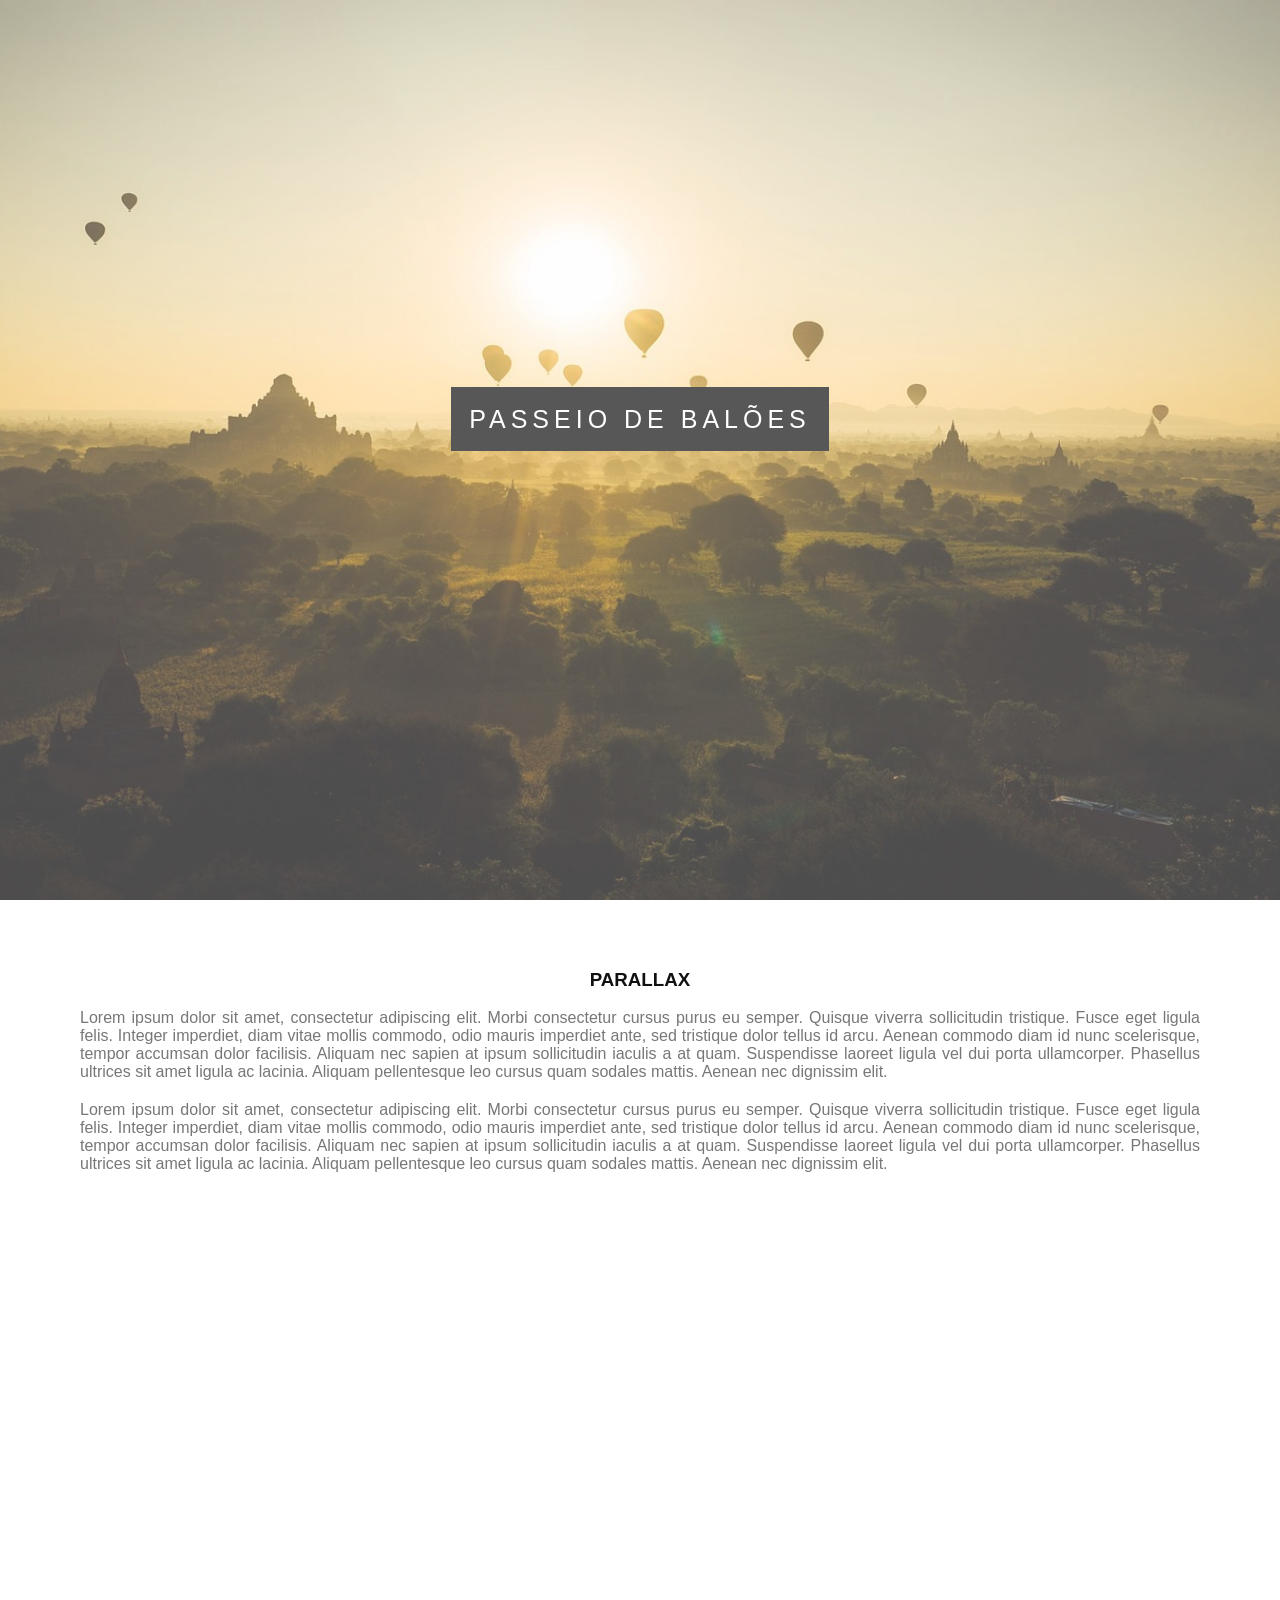
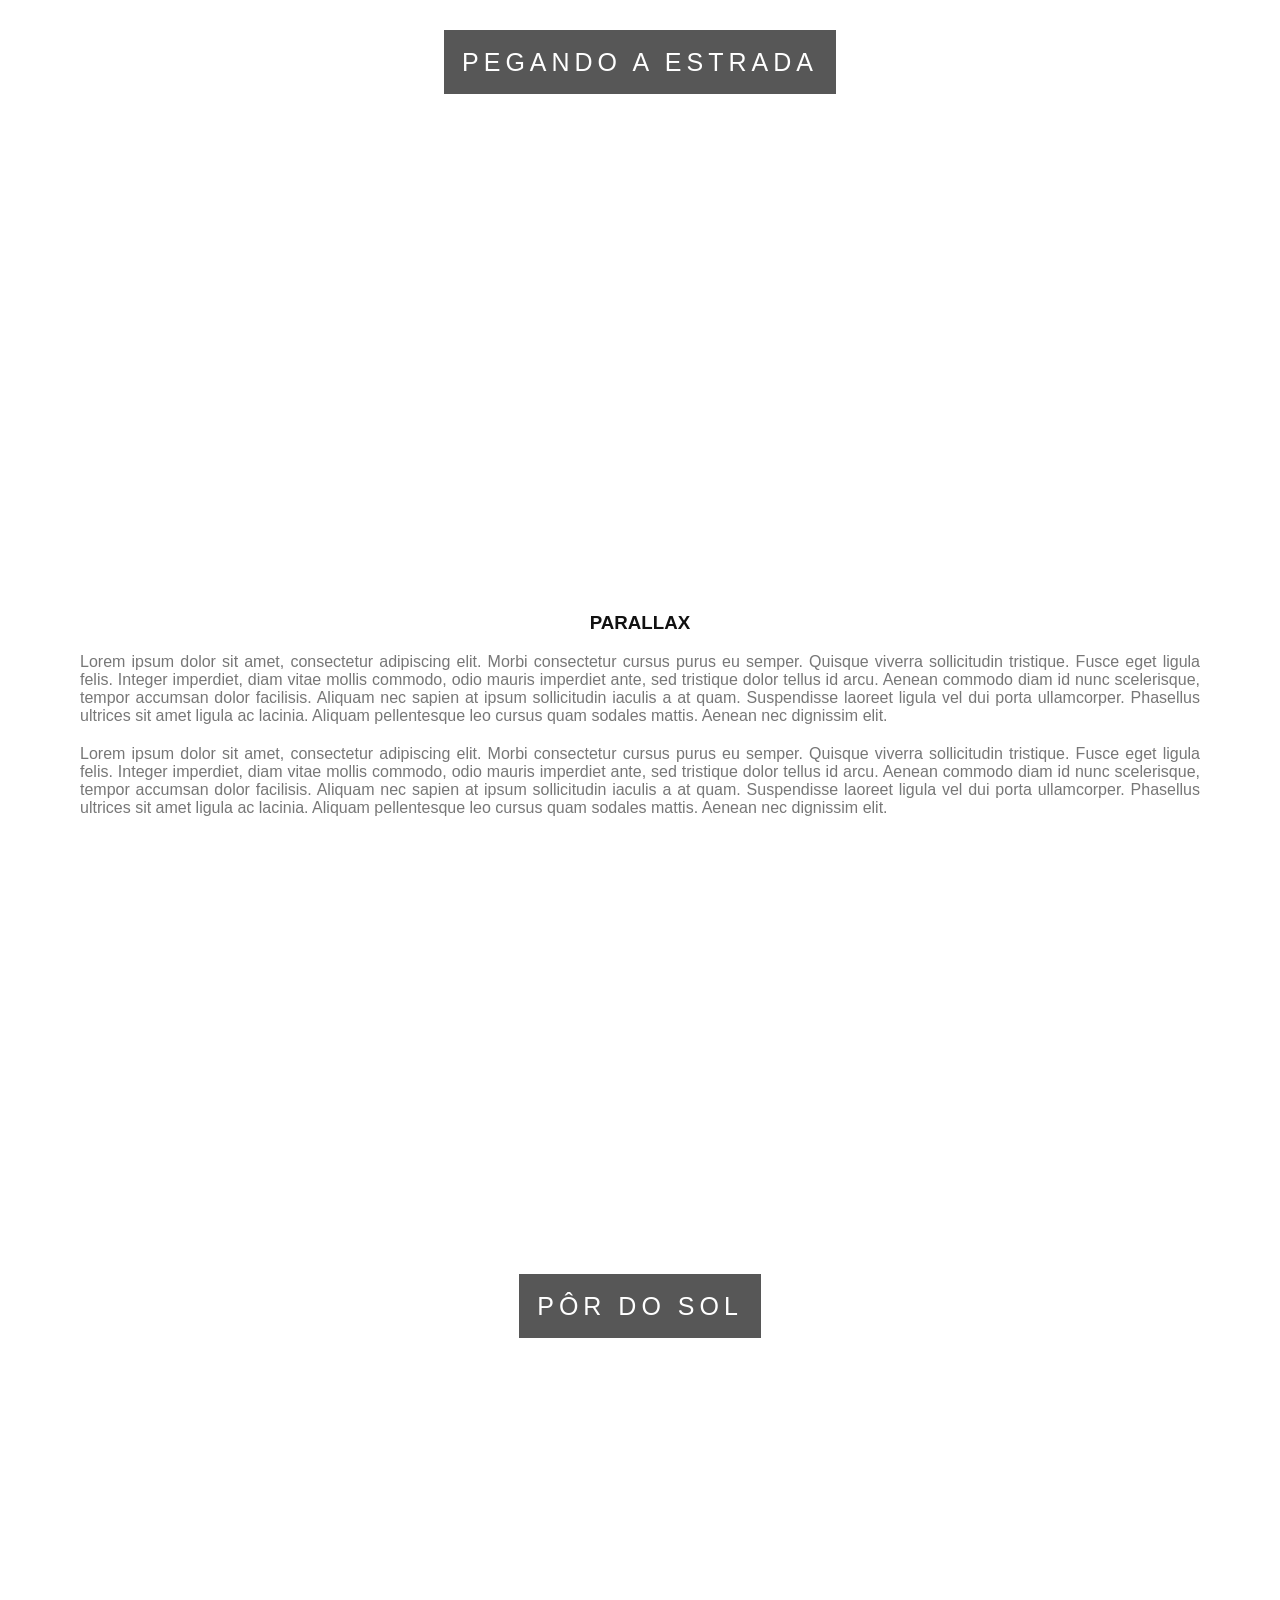
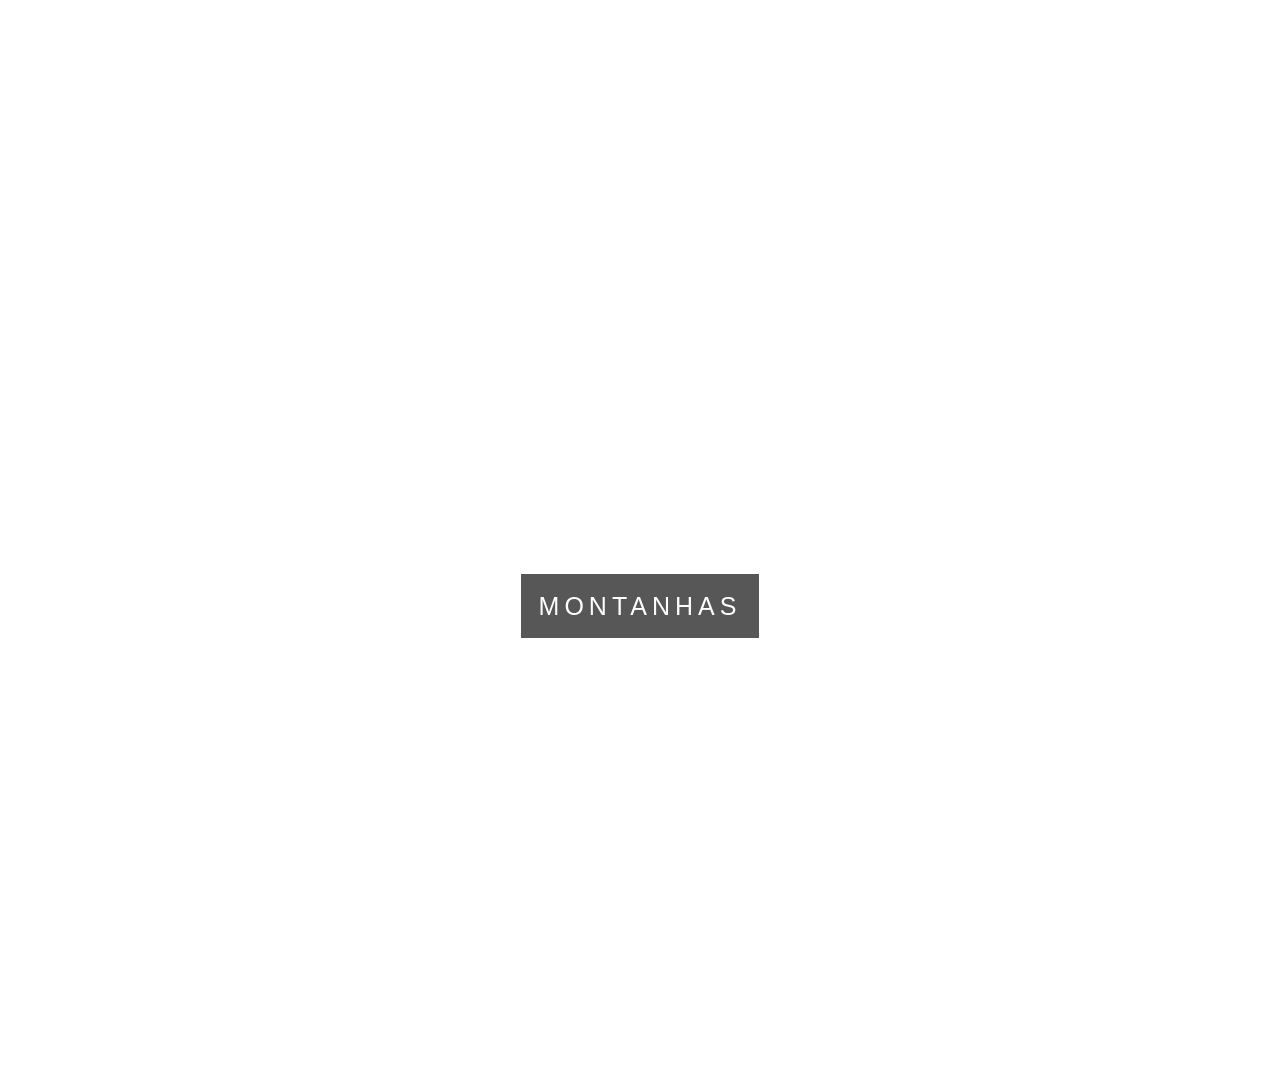
<file: turismo de balao parallax/parallax/index.html>
<!DOCTYPE html>
<html>
<head>
	<title>Parallax</title>
	<meta charset="utf-8">
	
	<style type="text/css">
		
		/* Configuração padrão da página
		-------------------------------*/
		body, html {
			margin: 0;
			font: 16px "Lato", sans-serif;
			color: #777;
			height: 100%;
		}

		.conteudo {
			color: #777;
			background-color: white;
			text-align: justify;
			padding: 50px 80px;
		}

		h3 {
			text-transform: uppercase;
			color: #111;
			text-align: center;
		}

		p{
			margin-bottom: 20px;
		}

		/* Efeito Parallax
		-------------------------------*/
		.caixa1, .caixa2, .caixa3, .caixa4 {
			position: relative;
			height: 100%;
			opacity: 0.7;
			background-repeat: no-repeat;
			background-size: cover;
			background-position: center;
			background-attachment: fixed; 
		}

		.caixa1 {
			background-image: url(imagens/imagem1.jpg);
		}

		.caixa2 {
			background-image: url(imagens/imagem2.jpg);
		}

		.caixa3 {
			background-image: url(imagens/imagem3.jpg);
		}

		.caixa4 {
			background-image: url(imagens/imagem4.jpg);
		}

		.conteudo-titulo {
			position: absolute;
			left: 0;
			top: 45%;
			width: 100%;
			text-align: center;
		}

		.conteudo-titulo span.titulo {
			color: #fff;
			background-color: #111;
			padding: 18px;
			font-size: 25px;
			letter-spacing: 5px;
			text-transform: uppercase;
		}

	</style>

</head>
<body>

	<div class="caixa1">
		<div class="conteudo-titulo">
			<span class="titulo">PASSEIO DE BALÕES</span>
		</div>
	</div>

	<div class="conteudo">
		<h3>Parallax</h3>
		<p>Lorem ipsum dolor sit amet, consectetur adipiscing elit. Morbi consectetur cursus purus eu semper. Quisque viverra sollicitudin tristique. Fusce eget ligula felis. Integer imperdiet, diam vitae mollis commodo, odio mauris imperdiet ante, sed tristique dolor tellus id arcu. Aenean commodo diam id nunc scelerisque, tempor accumsan dolor facilisis. Aliquam nec sapien at ipsum sollicitudin iaculis a at quam. Suspendisse laoreet ligula vel dui porta ullamcorper. Phasellus ultrices sit amet ligula ac lacinia. Aliquam pellentesque leo cursus quam sodales mattis. Aenean nec dignissim elit.</p>

		<p>Lorem ipsum dolor sit amet, consectetur adipiscing elit. Morbi consectetur cursus purus eu semper. Quisque viverra sollicitudin tristique. Fusce eget ligula felis. Integer imperdiet, diam vitae mollis commodo, odio mauris imperdiet ante, sed tristique dolor tellus id arcu. Aenean commodo diam id nunc scelerisque, tempor accumsan dolor facilisis. Aliquam nec sapien at ipsum sollicitudin iaculis a at quam. Suspendisse laoreet ligula vel dui porta ullamcorper. Phasellus ultrices sit amet ligula ac lacinia. Aliquam pellentesque leo cursus quam sodales mattis. Aenean nec dignissim elit.</p>
	</div>

	<div class="caixa2">
		<div class="conteudo-titulo">
			<span class="titulo">Pegando a estrada</span>
		</div>
	</div>

	<div class="conteudo">
		<h3>Parallax</h3>
		<p>Lorem ipsum dolor sit amet, consectetur adipiscing elit. Morbi consectetur cursus purus eu semper. Quisque viverra sollicitudin tristique. Fusce eget ligula felis. Integer imperdiet, diam vitae mollis commodo, odio mauris imperdiet ante, sed tristique dolor tellus id arcu. Aenean commodo diam id nunc scelerisque, tempor accumsan dolor facilisis. Aliquam nec sapien at ipsum sollicitudin iaculis a at quam. Suspendisse laoreet ligula vel dui porta ullamcorper. Phasellus ultrices sit amet ligula ac lacinia. Aliquam pellentesque leo cursus quam sodales mattis. Aenean nec dignissim elit.</p>

		<p>Lorem ipsum dolor sit amet, consectetur adipiscing elit. Morbi consectetur cursus purus eu semper. Quisque viverra sollicitudin tristique. Fusce eget ligula felis. Integer imperdiet, diam vitae mollis commodo, odio mauris imperdiet ante, sed tristique dolor tellus id arcu. Aenean commodo diam id nunc scelerisque, tempor accumsan dolor facilisis. Aliquam nec sapien at ipsum sollicitudin iaculis a at quam. Suspendisse laoreet ligula vel dui porta ullamcorper. Phasellus ultrices sit amet ligula ac lacinia. Aliquam pellentesque leo cursus quam sodales mattis. Aenean nec dignissim elit.</p>
	</div>

	<div class="caixa3">
		<div class="conteudo-titulo">
			<span class="titulo">Pôr do sol</span>
		</div>
	</div>

	<div class="caixa4">
		<div class="conteudo-titulo">
			<span class="titulo">Montanhas</span>
		</div>
	</div>

</body>
</html>
</file>
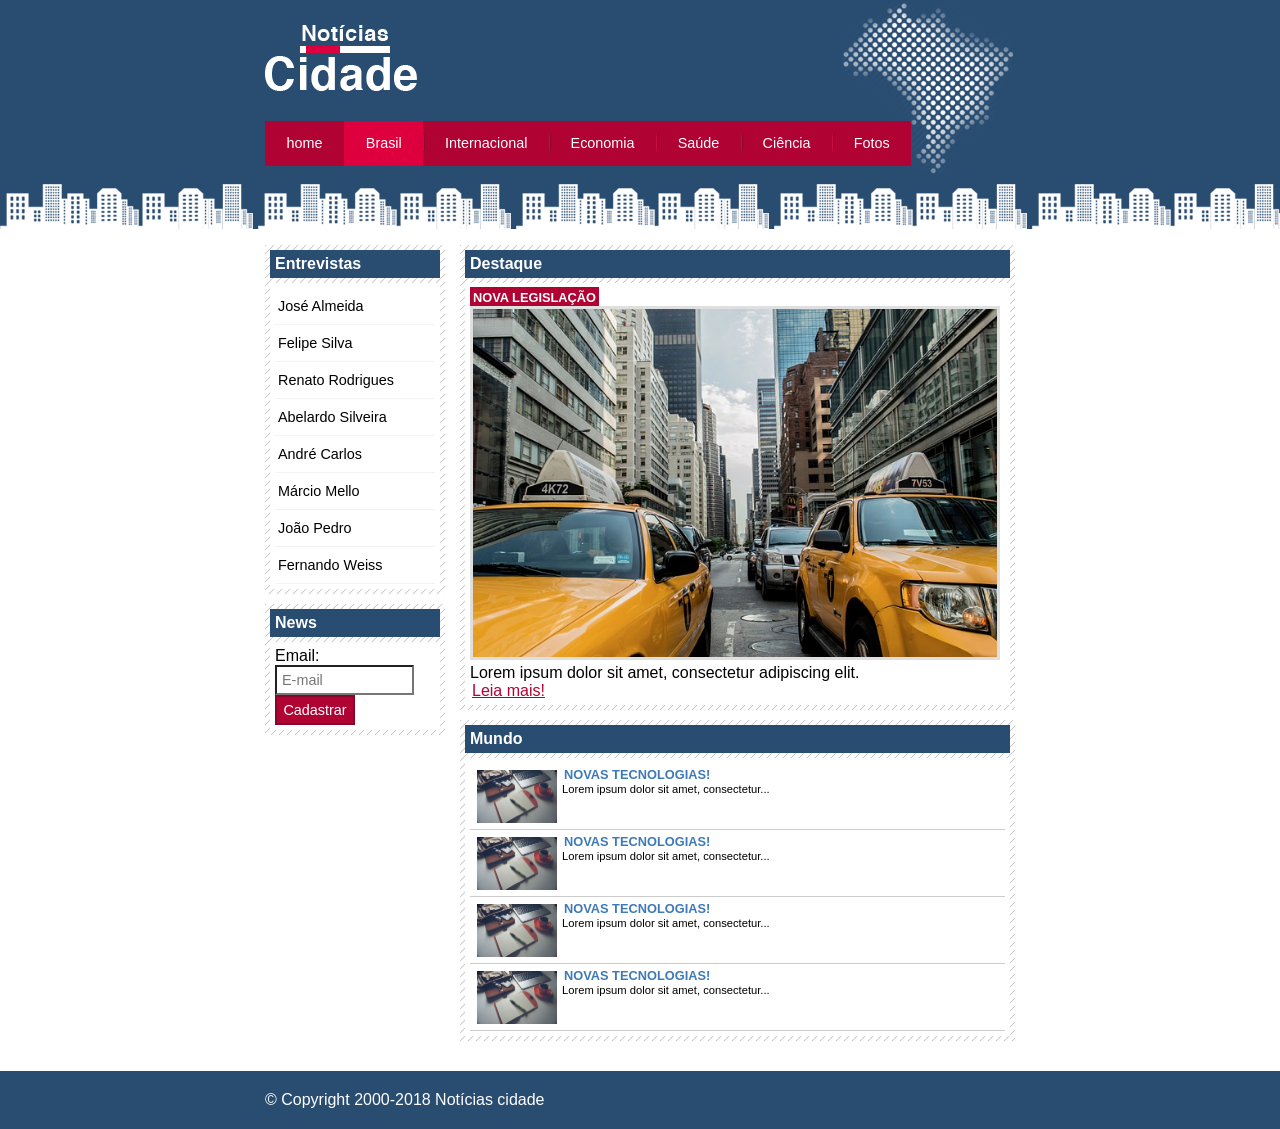
<file: potal - noticias/noticias-cidade/brasil.html>
<!DOCTYPE html>
<html>
	<head>
		<title>Notícias cidade - Seu site de notícias</title>
		<meta charset="utf-8">

		<!-- Estilo customizado -->
		<link rel="stylesheet" type="text/css" href="css/estilo.css">

	</head>

	<body id="duas-colunas" class="brasil">

		<!-- Início container -->
		<div id="container">

			<!-- Início topo -->
			<div id="topo">
				<h1 class="logo">Notícias cidade</h1>
				<ul id="navegacao">
					<li class="primeiro">
						<a id="home" href="index.html">home</a>
					</li>
					<li>
						<a id="brasil" href="brasil.html">Brasil</a>
					</li>
					<li>
						<a id="internacional" href="internacional.html">Internacional</a>
					</li>
					<li>
						<a id="economia" href="economia.html">Economia</a>
					</li>
					<li>
						<a id="saude" href="saude.html">Saúde</a>
					</li>
					<li>
						<a id="ciencia" href="ciencia.html">Ciência</a>
					</li>
					<li>
						<a id="fotos" href="fotos.html">Fotos</a>
					</li>
				</ul>
			</div><!-- fim /topo -->

			<!-- Início conteudo -->
			<div id="conteudo">

				<div id="primario">
					
					<div class="caixa destaque">
						<h2>Destaque</h2>
						<div class="caixa-conteudo">

							<h3>Nova legislação</h3>
							<img class="imagem-principal" src="imagens/taxi.jpg" width="100%">
							<p>
								Lorem ipsum dolor sit amet, consectetur adipiscing elit.
							</p>
							<a href="">Leia mais!</a>

						</div>
					</div>

					<div class="caixa">
						<h2>Mundo</h2>
						<div class="caixa-conteudo">

							<ul id="lista-noticias">
								<li>
									<a href="">
										<img src="imagens/tecnologia.jpg" width="80">
										<h3>Novas tecnologias!</h3>
										<p>Lorem ipsum dolor sit amet, consectetur...</p>
									</a>
								</li>
								<li>
									<a href="">
										<img src="imagens/tecnologia.jpg" width="80">
										<h3>Novas tecnologias!</h3>
										<p>Lorem ipsum dolor sit amet, consectetur...</p>
									</a>
								</li>
								<li>
									<a href="">
										<img src="imagens/tecnologia.jpg" width="80">
										<h3>Novas tecnologias!</h3>
										<p>Lorem ipsum dolor sit amet, consectetur...</p>
									</a>
								</li>
								<li>
									<a href="">
										<img src="imagens/tecnologia.jpg" width="80">
										<h3>Novas tecnologias!</h3>
										<p>Lorem ipsum dolor sit amet, consectetur...</p>
									</a>
								</li>
							</ul>

						</div>
					</div>

				</div>
				
				<!-- Início lateral -->
				<div id="lateral">
					
					<div class="caixa">
						<h2>Entrevistas</h2>
						<div class="caixa-conteudo">
							<ul>
								<li><a href="">José Almeida</a></li>
								<li><a href="">Felipe Silva</a></li>
								<li><a href="">Renato Rodrigues</a></li>
								<li><a href="">Abelardo Silveira</a></li>
								<li><a href="">André Carlos</a></li>
								<li><a href="">Márcio Mello</a></li>
								<li><a href="">João Pedro</a></li>
								<li><a href="">Fernando Weiss</a></li>
							</ul>
						</div>
					</div>

					<div class="caixa">
						<h2>News</h2>
						<div class="caixa-conteudo">
							
							<form>
								<div>
									<label for="email">Email:</label>
									<input type="text" name="email" id="email" placeholder="E-mail">
								</div>
								<div>
									<input class="submit" type="submit" value="Cadastrar" >
								</div>
							</form>

						</div>
					</div>

				</div><!-- fim /lateral -->
				
			</div><!-- fim /conteudo -->

		</div><!-- fim /container -->

		<div id="container-rodape" style="clear: both;">
			<div id="rodape">
				&copy; Copyright 2000-2018 Notícias cidade
			</div>
		</div>

	</body>

</html>
</file>
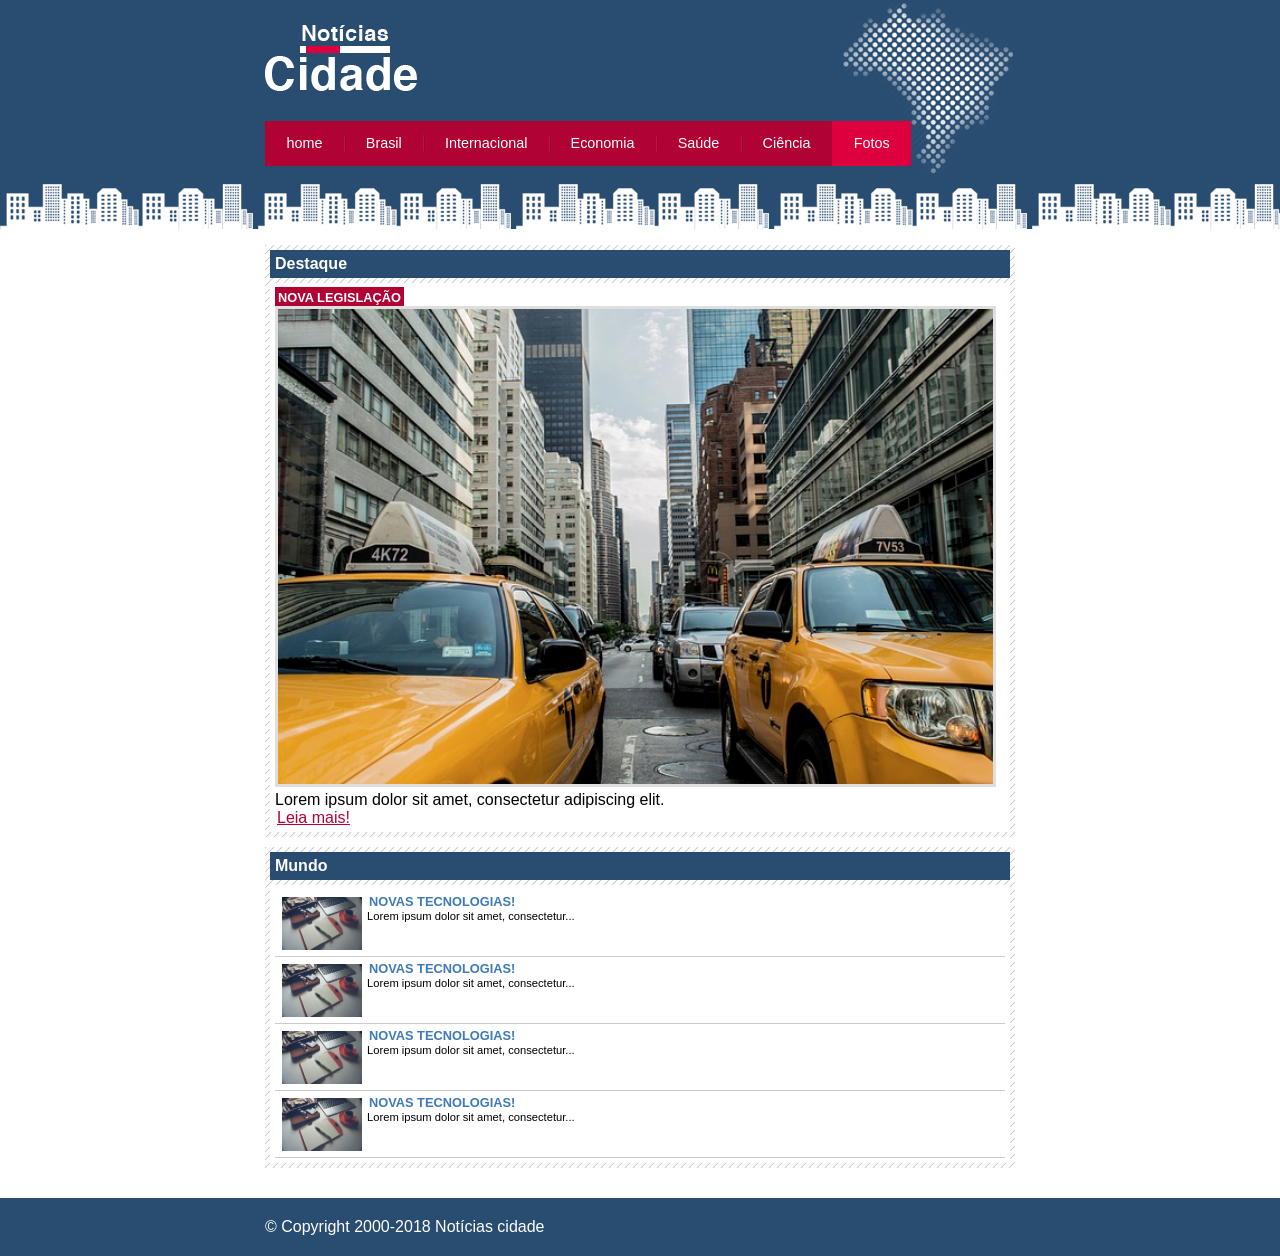
<file: potal - noticias/noticias-cidade/fotos.html>
<!DOCTYPE html>
<html>
	<head>
		<title>Notícias cidade - Seu site de notícias</title>
		<meta charset="utf-8">

		<!-- Estilo customizado -->
		<link rel="stylesheet" type="text/css" href="css/estilo.css">

	</head>

	<body id="uma-coluna" class="fotos">

		<!-- Início container -->
		<div id="container">

			<!-- Início topo -->
			<div id="topo">
				<h1 class="logo">Notícias cidade</h1>
				<ul id="navegacao">
					<li class="primeiro">
						<a id="home" href="index.html">home</a>
					</li>
					<li>
						<a id="brasil" href="brasil.html">Brasil</a>
					</li>
					<li>
						<a id="internacional" href="internacional.html">Internacional</a>
					</li>
					<li>
						<a id="economia" href="economia.html">Economia</a>
					</li>
					<li>
						<a id="saude" href="saude.html">Saúde</a>
					</li>
					<li>
						<a id="ciencia" href="ciencia.html">Ciência</a>
					</li>
					<li>
						<a id="fotos" href="fotos.html">Fotos</a>
					</li>
				</ul>
			</div><!-- fim /topo -->

			<!-- Início conteudo -->
			<div id="conteudo">

				<div id="primario">
					
					<div class="caixa destaque">
						<h2>Destaque</h2>
						<div class="caixa-conteudo">

							<h3>Nova legislação</h3>
							<img class="imagem-principal" src="imagens/taxi.jpg" width="100%">
							<p>
								Lorem ipsum dolor sit amet, consectetur adipiscing elit.
							</p>
							<a href="">Leia mais!</a>

						</div>
					</div>

					<div class="caixa">
						<h2>Mundo</h2>
						<div class="caixa-conteudo">

							<ul id="lista-noticias">
								<li>
									<a href="">
										<img src="imagens/tecnologia.jpg" width="80">
										<h3>Novas tecnologias!</h3>
										<p>Lorem ipsum dolor sit amet, consectetur...</p>
									</a>
								</li>
								<li>
									<a href="">
										<img src="imagens/tecnologia.jpg" width="80">
										<h3>Novas tecnologias!</h3>
										<p>Lorem ipsum dolor sit amet, consectetur...</p>
									</a>
								</li>
								<li>
									<a href="">
										<img src="imagens/tecnologia.jpg" width="80">
										<h3>Novas tecnologias!</h3>
										<p>Lorem ipsum dolor sit amet, consectetur...</p>
									</a>
								</li>
								<li>
									<a href="">
										<img src="imagens/tecnologia.jpg" width="80">
										<h3>Novas tecnologias!</h3>
										<p>Lorem ipsum dolor sit amet, consectetur...</p>
									</a>
								</li>
							</ul>

						</div>
					</div>

				</div>
				
			</div><!-- fim /conteudo -->

		</div><!-- fim /container -->

		<div id="container-rodape" style="clear: both;">
			<div id="rodape">
				&copy; Copyright 2000-2018 Notícias cidade
			</div>
		</div>

	</body>

</html>
</file>
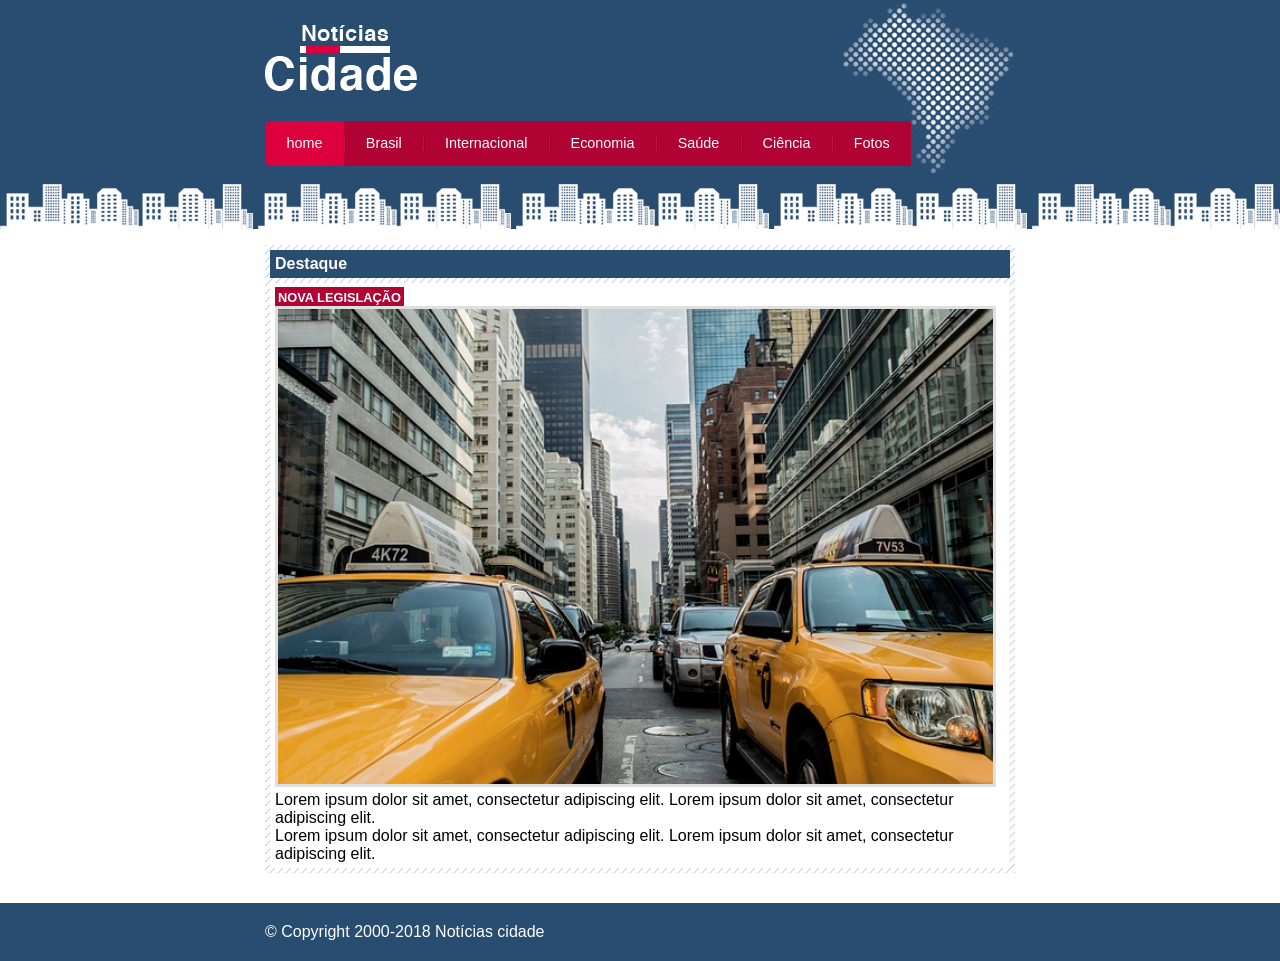
<file: potal - noticias/noticias-cidade/nova-legislacao.html>
<!DOCTYPE html>
<html>
	<head>
		<title>Notícias cidade - Seu site de notícias</title>
		<meta charset="utf-8">

		<!-- Estilo customizado -->
		<link rel="stylesheet" type="text/css" href="css/estilo.css">

	</head>

	<body id="uma-coluna" class="home">

		<!-- Início container -->
		<div id="container">

			<!-- Início topo -->
			<div id="topo">
				<h1 class="logo">Notícias cidade</h1>
				<ul id="navegacao">
					<li class="primeiro">
						<a id="home" href="index.html">home</a>
					</li>
					<li>
						<a id="brasil" href="brasil.html">Brasil</a>
					</li>
					<li>
						<a id="internacional" href="internacional.html">Internacional</a>
					</li>
					<li>
						<a id="economia" href="economia.html">Economia</a>
					</li>
					<li>
						<a id="saude" href="saude.html">Saúde</a>
					</li>
					<li>
						<a id="ciencia" href="ciencia.html">Ciência</a>
					</li>
					<li>
						<a id="fotos" href="fotos.html">Fotos</a>
					</li>
				</ul>
			</div><!-- fim /topo -->

			<!-- Início conteudo -->
			<div id="conteudo">

				<div id="primario">
					
					<div class="caixa destaque">
						<h2>Destaque</h2>
						<div class="caixa-conteudo">

							<h3>Nova legislação</h3>
							<img class="imagem-principal" src="imagens/taxi.jpg" width="100%">
							<p>
								Lorem ipsum dolor sit amet, consectetur adipiscing elit.
								Lorem ipsum dolor sit amet, consectetur adipiscing elit.
							</p>

							<p>
								Lorem ipsum dolor sit amet, consectetur adipiscing elit.
								Lorem ipsum dolor sit amet, consectetur adipiscing elit.
							</p>

						</div>
					</div>

				</div>
				
			</div><!-- fim /conteudo -->

		</div><!-- fim /container -->

		<div id="container-rodape" style="clear: both;">
			<div id="rodape">
				&copy; Copyright 2000-2018 Notícias cidade
			</div>
		</div>

	</body>

</html>
</file>
<file: TecBlog/css/estilo.css>
/*Limpar formatações padrão*/
* {
	margin: 0;
	padding: 0;
}

body {
	font-size: 1em;
	font-family: "Trebuchet MS", Helvetica, sans-serif;
	background: #e6e6e6;
}

/*
**** Layout ****
*/
#area-cabecalho {
	background-color: #f7b600;
	padding: 15px;
	text-align: center;
}

#area-logo, #area-menu {
	padding: 10px;
}

#area-principal {
	width: 920px;
	margin: 0 auto;
	padding: 15px;
}

#area-postagens {
	width: 660px;
	float: left;
}

#area-lateral {
	width: 240px;
	float: right;
}

.postagem{
	padding: 20px;
	margin-bottom: 20px;
	background: white;
}

.conteudo-lateral {
	background: white;
	padding: 10px;
	margin-bottom: 20px;
}

.postagem-lateral {
	font-size: 0.8em;
	padding: 5px;
	border-bottom: 1px dotted #CCC;
}

#rodape {
	clear: both;
	text-align: center;
	padding: 15px;
	background: #CCC;
}

/*
**** Formatação do menu ****
*/
a {
	text-decoration: none;	
}

a:link, a:visited {
	color: #f7b600;
}

a:hover {
	text-decoration: underline;
}

#area-cabecalho a:link, #area-cabecalho a:visited {
	color: #FFF;
	padding: 8px 12px;
}

#area-cabecalho a:hover {
	color: #f7b600;
	background: #FFF;
	text-decoration: none;
}

/*
**** Formatações em geral ****
*/
h1 {
	color: #4e4e4e;
	font-size: 2.5em;
}

h2 {
	color: #f7b600;
}

h3 {
	color: #565656;
	background: #CCC;
	padding: 5px;
}

.branco{
	color: white;
}

.data-postagem {
	font-size: 0.8em;
	border-bottom: 1px solid #f4f4f4;
	padding-bottom: 10px;
	margin-bottom: 10px;
	display: block;
}
</file>
<file: turismolp/style.css>
/* ==========================================================================
   DESIGN TOKENS & SYSTEM VARIABLES (Arquitetura Escalável)
   ========================================================================== */
:root {
    --voopter-blue: #0066ff;
    --voopter-blue-rgb: 0, 102, 255;
    --voopter-orange: #ff6f00;
    --voopter-orange-hover: #e06200;
    --dark-bg: #0f172a;
    --light-gray: #f8fafc;
    --text-main: #1e293b;
    --text-muted: #64748b;
    --whatsapp-green: #25D366;
    
    /* Shadows tridimensionais suaves */
    --shadow-premium: 0 30px 60px -15px rgba(15, 23, 42, 0.08), 0 10px 25px -5px rgba(15, 23, 42, 0.05);
    --ease-out-back: cubic-bezier(0.34, 1.56, 0.64, 1);
    --ease-standard: cubic-bezier(0.4, 0, 0.2, 1);
}

/* ==========================================================================
   BASE RESETS
   ========================================================================== */
body {
    font-family: 'Montserrat', sans-serif;
    background-color: var(--light-gray);
    color: var(--text-main);
    -webkit-font-smoothing: antialiased;
    text-rendering: optimizeLegibility;
}

/* ==========================================================================
   HERO COMPONENT (Visual Cinema com Imagem e Camada de Cor)
   ========================================================================== */
.search-hero {
    /* Fusão de imagem premium com gradiente escuro para dar contraste aos textos brancos */
    background: linear-gradient(135deg, rgba(0, 40, 120, 0.85) 0%, rgba(0, 102, 255, 0.7) 100%), 
                url('https://images.unsplash.com/photo-1506929562872-bb421503ef21?auto=format&fit=crop&w=1920&q=80') no-repeat center center/cover;
    padding: 120px 0 160px 0;
    color: #ffffff;
    position: relative;
}

.search-hero h1 {
    text-shadow: 0 2px 10px rgba(0, 0, 0, 0.3);
}

/* ==========================================================================
   THE SEARCH ENGINE BOX (Efeito Glassmorphism / Vidro Flutuante)
   ========================================================================== */
.search-engine-box {
    background: rgba(255, 255, 255, 0.95);
    border: 1px solid rgba(255, 255, 255, 1);
    border-radius: 24px; 
    box-shadow: var(--shadow-premium);
    padding: 40px;
    margin-top: -90px; 
    position: relative;
    z-index: 10;
}

/* Abas de Navegação Estilo Pílula Minimalista */
.nav-search-tabs {
    gap: 10px;
    border-bottom: 1px solid #e2e8f0;
    padding-bottom: 16px;
}

.nav-search-tabs .nav-link {
    color: var(--text-muted);
    font-weight: 700;
    font-size: 0.95rem;
    border: none;
    padding: 14px 28px;
    border-radius: 14px;
    transition: all 0.25s var(--ease-standard);
    background-color: transparent;
}

.nav-search-tabs .nav-link:hover:not(.active) {
    color: var(--voopter-blue);
    background-color: rgba(var(--voopter-blue-rgb), 0.06);
}

.nav-search-tabs .nav-link.active {
    background-color: var(--voopter-blue) !important;
    color: #ffffff !important;
    box-shadow: 0 8px 20px rgba(var(--voopter-blue-rgb), 0.3);
}

/* Inputs Otimizados com Bordas Finas e Feedback Elegante */
.search-engine-box .form-control {
    border: 2px solid #e2e8f0;
    border-radius: 12px;
    padding: 12px 16px;
    font-weight: 500;
    color: var(--text-main);
    transition: all 0.2s var(--ease-standard);
}

.search-engine-box .form-control:focus {
    border-color: var(--voopter-blue);
    box-shadow: 0 0 0 4px rgba(var(--voopter-blue-rgb), 0.12);
    background-color: #ffffff;
}

/* Botão de Busca de Alta Conversão (Laranja do Voopter) */
.btn-warning {
    background-color: var(--voopter-orange) !important;
    color: #ffffff !important;
    font-weight: 700;
    letter-spacing: 0.5px;
    border: none !important;
    border-radius: 14px;
    padding: 14px 24px;
    transition: transform 0.2s var(--ease-out-back), box-shadow 0.2s var(--ease-standard);
}

.btn-warning:hover {
    background-color: var(--voopter-orange-hover) !important;
    transform: translateY(-2px);
    box-shadow: 0 8px 24px rgba(255, 111, 0, 0.35);
}

.btn-warning:active {
    transform: translateY(0);
}

/* ==========================================================================
   DESTINY CARDS (Grid Inferior de Serviços)
   ========================================================================== */
.destiny-card {
    border: 1px solid #f1f5f9;
    border-radius: 20px;
    background: #ffffff;
    padding: 28px !important;
    box-shadow: 0 4px 6px -1px rgba(0, 0, 0, 0.02), 0 2px 4px -1px rgba(0, 0, 0, 0.01);
    transition: transform 0.3s var(--ease-out-back), box-shadow 0.3s var(--ease-standard), border-color 0.3s var(--ease-standard);
    cursor: pointer;
}

.destiny-card:hover {
    transform: translateY(-8px);
    border-color: rgba(var(--voopter-blue-rgb), 0.25);
    box-shadow: 0 20px 25px -5px rgba(0, 0, 0, 0.05);
}

/* Ícone Interno em Formato "Squircle" com Animação de Rotação Coesa */
.icon-badge {
    width: 60px;
    height: 60px;
    background: rgba(var(--voopter-blue-rgb), 0.06);
    color: var(--voopter-blue);
    border-radius: 16px; 
    display: flex;
    align-items: center;
    justify-content: center;
    font-size: 1.5rem;
    transition: all 0.3s var(--ease-out-back);
}

.destiny-card:hover .icon-badge {
    transform: scale(1.1) rotate(6deg);
    background-color: var(--voopter-blue);
    color: #ffffff;
}

/* ==========================================================================
   FLOATING ACTION BUTTON (WhatsApp HUD)
   ========================================================================== */
.whatsapp-fab {
    position: fixed;
    bottom: 2.5rem;
    right: 2.5rem;
    background-color: var(--whatsapp-green);
    color: #ffffff;
    width: 64px;
    height: 64px;
    border-radius: 50%;
    display: flex;
    align-items: center;
    justify-content: center;
    font-size: 2rem;
    box-shadow: 0 8px 24px rgba(37, 211, 102, 0.35);
    z-index: 1050;
    text-decoration: none;
    transition: all 0.3s var(--ease-out-back);
}

.whatsapp-fab:hover {
    transform: scale(1.12) translateY(-4px);
    color: #ffffff;
    box-shadow: 0 16px 32px rgba(37, 211, 102, 0.5);
}

/* Pulso de radar invisível para prender a atenção do usuário de forma polida */
.whatsapp-fab::after {
    content: '';
    position: absolute;
    width: 100%;
    height: 100%;
    background-color: var(--whatsapp-green);
    border-radius: 50%;
    z-index: -1;
    opacity: 0.4;
    animation: pulse-radar 2.5s infinite var(--ease-standard);
}

@keyframes pulse-radar {
    0% { transform: scale(1); opacity: 0.4; }
    100% { transform: scale(1.4); opacity: 0; }
}

/* Responsividade de Tela Móbile */
@media (max-width: 768px) {
    .search-hero { padding: 80px 0 120px 0; }
    .search-engine-box { padding: 24px; margin-top: -60px; border-radius: 18px; }
    .nav-search-tabs .nav-link { padding: 10px 18px; font-size: 0.85rem; }
}
</file>
<file: finans/finans/css/estilo.css>
#home {
	background: #ffc107;
	color: white;
}

.caixa {
	padding: 60px 0;
	border-bottom: 1px solid #e5e5e5;
}

footer p a {
	margin: 5px 15px;
}
</file>
<file: museu-nacional/Museu Nacional/css/estilo.css>
/* Estrutura do site
------------------------------------ */
body {
	background: #f4f2ec url(../img/fundo.png) repeat-x;
	font: 12px "Lucida Grande", "Lucida Sans Unicode", Arial, sans-serif;
}

#container {
	width: 1080px;
	margin: 0 auto;
}

a:link, a:active, a:visited {
	color: #af670a;
	text-decoration: none;
}

a:hover {
	color: #227115;
}

/* Logo 
------------------------------------ */
#logo h1 {
	float: left;
}

#logo a {
	width: 248px;
	height: 21px;
	text-indent:  -9999px;
	display: block;
	background: url(../img/logo.png) no-repeat;
}


/* Barra de navegação 
------------------------------------ */
header {
	padding: 15px 0;
	height: 55px;
}

nav ul {
	list-style: none;
	margin: 20px;
	float: right;
}

nav ul li {
	float: left;
}

nav ul li a:link {
	display: block;
	margin-right: 25px;
	padding-bottom: 3px;
	text-transform: uppercase;
}

nav ul li a:hover {
	border-bottom: 1px solid #535858;
}

/* Principal 
------------------------------------ */
#conteudo {
	width: 710px;
	float: left;
	background: green;
}

aside {
	width: 350px;
	float: right;
	background: #ebe7dd;
	padding-bottom: 30px;
}

section#visita {
	background: #cdc8b1;
	padding: 10px 27px 27px 27px;
	margin-top: 10px;
}

section#galeria {
	padding: 0 27px 0 27px;
}

section#galeria a {
	display: block;
	background: url(../img/fundo-foto.png) no-repeat;
	float: left;
	padding: 17px 15px 17px 15px;
	margin: 10px 0 0 20px;
}

section#galeria img {
	margin-left: 2px;
	margin-top: 3px;
}

h4 {
	color: #86521a;
	text-transform: uppercase;
	padding-bottom: 3px;
	margin-bottom: 0;
}


/* Formulários
------------------------------------ */
input {
	height: 20px;
	width: 80px;
	background: #fff;
	border: none;
	font-size: 1em;
}

input.campo {
	border:1px solid #ada484;
}

input.botao {
	background: #9b9271;
	color: white;
	width: 100%;
	height: 40px;
	font-size: 1.2em;
}

fieldset {
	border: none;
}

legend {
	display: none;
}
</file>
<file: potal - noticias/noticias-cidade/css/estilo.css>
/* Estrutura do site
*/
* {
	margin:0;
	padding:0;
}

body{
	font-family: "Trebuchet MS", Helvetica, sans-serif;
	background: #fff url(../imagens/fundo.png) repeat-x;
}

#container {
	width: 750px;
	margin: 0 auto;
}

#topo {
	height: 150px;
	background: url(../imagens/detalhe-topo.png) no-repeat right top;
	padding-top: 25px;
	/*border: 1px solid red;*/
}

.logo {
	width: 152px;
	height: 66px;
	background: url(../imagens/logo.png) no-repeat center;
	text-indent: -3000px;
}

/* Barra de navegação
*/
a:link, a:visited {
	color: #b10333;
	padding: 2px;
}

a:hover {
	color: #e50040;
}

ul {
	margin: 0;
	padding: 0;
	list-style: none;
}

#topo ul {
	margin-top: 30px;
	background: #b10333;
	float: left;
}

#topo ul li {
	float: left;
}

#topo ul a {
	font-size: 0.9em;
	display: block;
	padding: 0.5em 1.5em;
	line-height: 2.1em;
	text-decoration: none;
	color: #fff;
	background: url(../imagens/divisor.png) no-repeat left center;
}

#topo ul .primeiro a {
	background: none;
}

#topo ul a:hover {
	color: #69001d;
}

body.home #navegacao a#home,
body.brasil #navegacao a#brasil, 
body.internacional #navegacao a#internacional,
body.fotos #navegacao a#fotos 
{
	color: #fff;
	background: #de003e;
	cursor: text;
}

/* Configura layout de três colunas */
#conteudo {
	margin-top: 60px;
	background: #f5f5f5;
}

#lateral {
	width: 180px;
	float: left;
	margin: 0 0 20px -750px;
}

#primario {
	width: 270px;
	float: left;
	margin: 0 0 20px 195px ;
}

#duas-colunas #primario {
	width: 555px;
}

#uma-coluna #primario {
	width: 750px;
	margin: 0 0 20px 0;
}

#secundario {
	width: 270px;
	float: left;
	margin: 0 0 20px 15px;
}

/*Caixa*/
.caixa {
	margin: 10px 0;
	padding: 5px;
	background: #f3f3f3 url(../imagens/fundo-caixa.png);
}

h2 {
	font-size: 1em;
	background: #294c71;
	color: #fff;
	padding: 5px;
}

.caixa-conteudo {
	background: #fff;
	padding: 5px;
	margin-top: 5px;
}

/* Formatar menus laterais
*/
#lateral ul a {
	font-size: 0.9em;
	padding: 3px;
	display: block;
	line-height: 30px;
	color: #000;
	text-decoration: none;
	border-bottom: 1px solid #f3f3f3;
}

#lateral ul a:hover {
	background: #f9f9f9 url(../imagens/marcador.png) no-repeat left center;
	padding-left: 20px;
	color: #a1a1a1;
}

/* Formatando formulários
*/
label {
	display: block; 
	cursor: pointer;
}

input {
	padding: 5px;
	width: 125px;
	font-size: 0.9em;
	background-color: #fff;
}

input.submit {
	width: 80px;
	color: #fff;
	background-color: #b10333;
	border: 2px solid #870529;
}

/*Formatando imagens*/
img.imagem-principal {
	width: 98%;
	border: 3px solid #dfdfdf;
}

/* Formatando cabeçalhos */
h3 {
	text-transform: uppercase;
	display: inline;
	font-size: 0.8em;
	padding: 3px;
}

.destaque h3 {
	background: #b10333;
	color: #fff;
}

.entrevista h3 {
	background: #de003e;
}

/*Formatando lista de notícias*/
#lista-noticias li {
	padding: 2px;
	border-bottom: 1px solid #ccc; 
	height: 62px;
}

#lista-noticias li a img {
	float: left;
	margin: 5px;
}

#lista-noticias li a {
	text-decoration: none;
}

#lista-noticias li a h3 {
	font-size: 0.8em;
	padding: 0;
	color: #3e7ab9;
}

#lista-noticias li a p {
	font-size: 0.7em;
	color: #000;
}

#lista-noticias li:hover {
	background: #eee;
	cursor: pointer;
}


/*Rodape*/
#container-rodape {
	background: #294c71;
	padding: 20px;
}

#rodape {
	width: 750px;
	margin: 0 auto;
	color: #fff;
}
</file>
